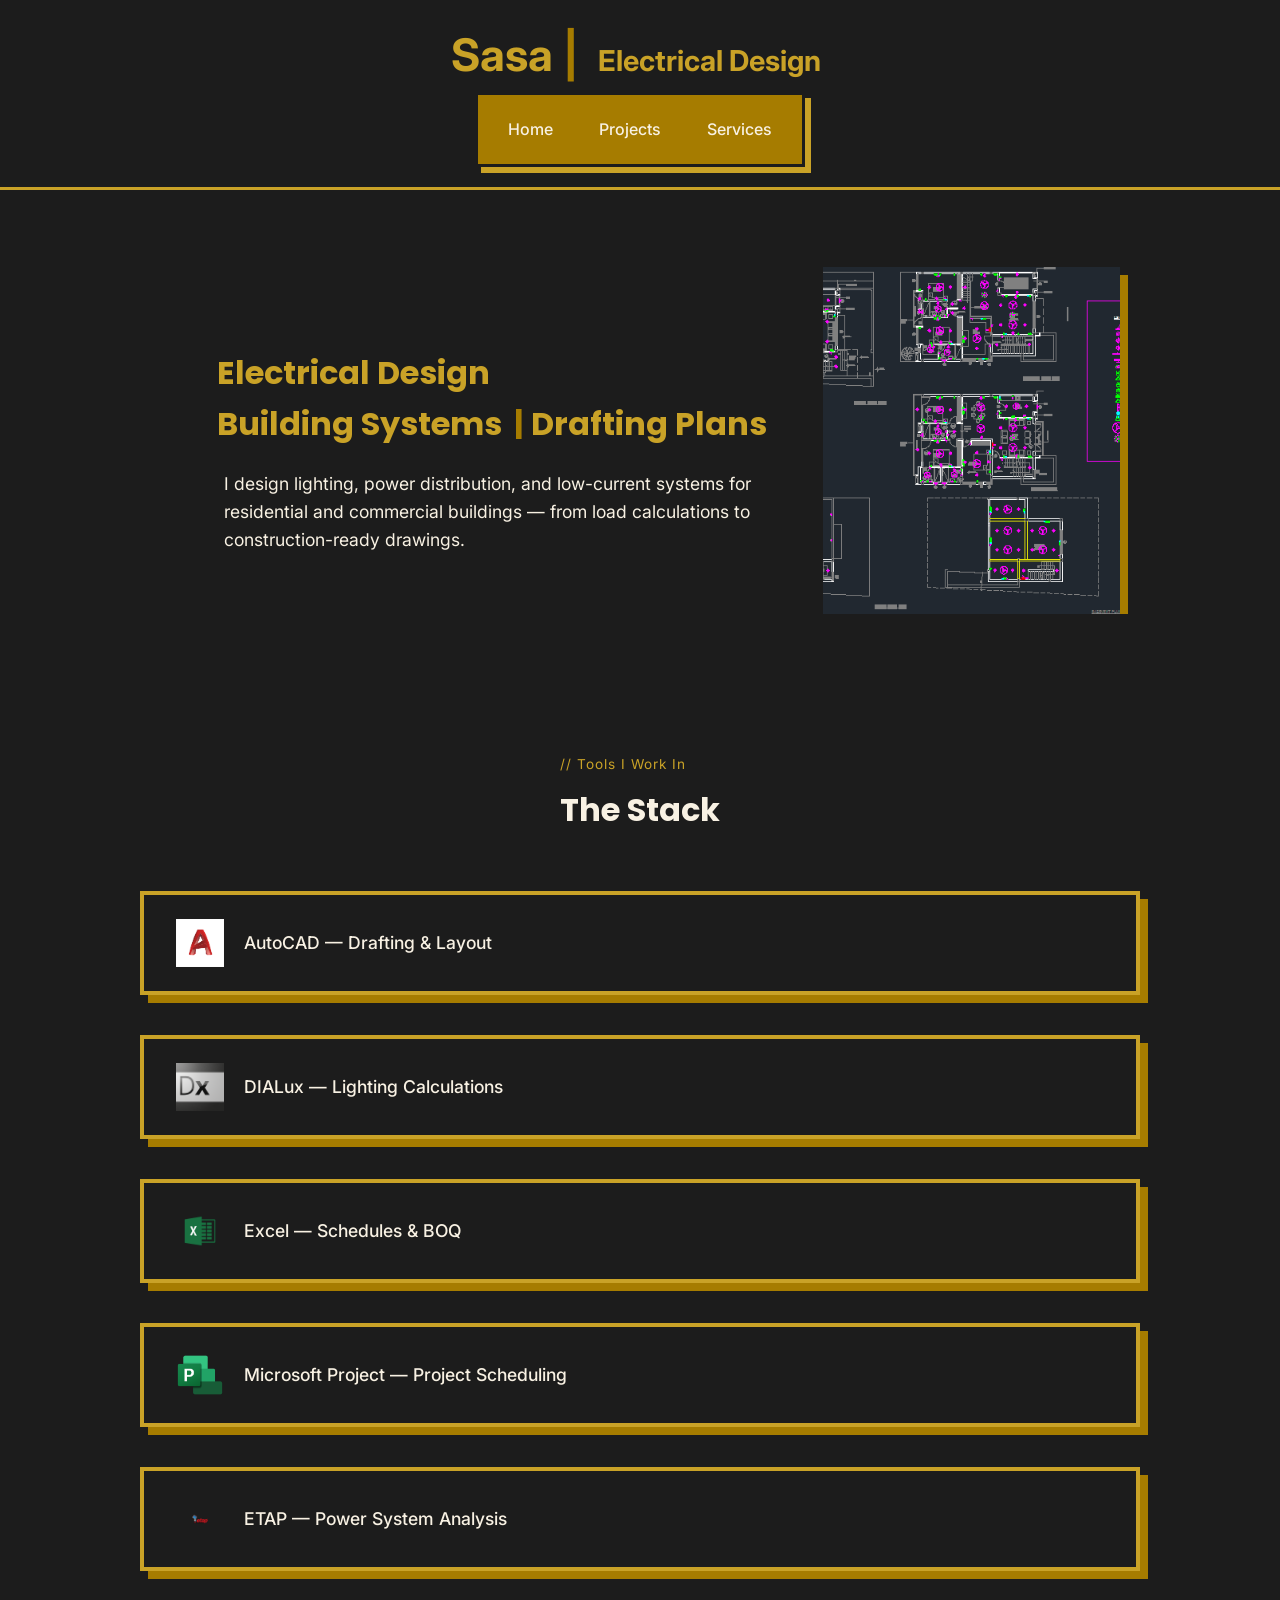
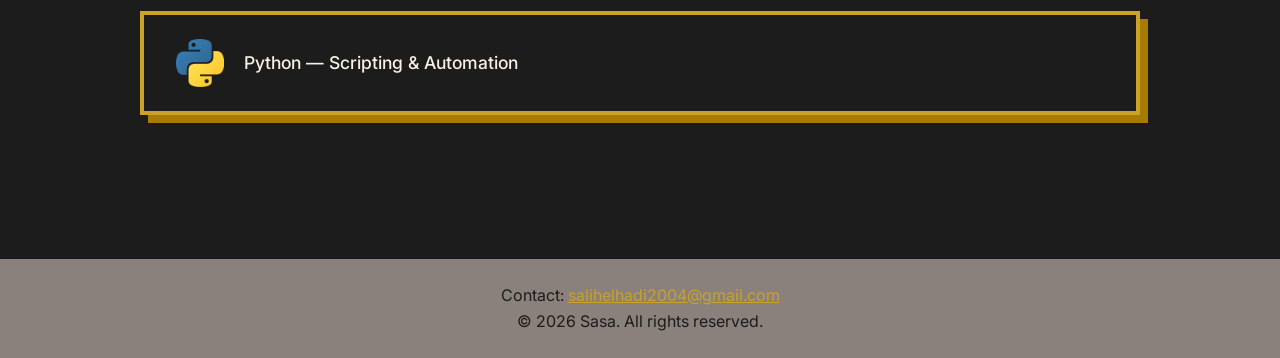
<file: index.html>
<!DOCTYPE html>
<html lang="en">
<head>
  <link rel="preconnect" href="https://fonts.googleapis.com">
<link href="https://fonts.googleapis.com/css2?family=Poppins:wght@600;700&family=Inter:wght@400;500&display=swap" rel="stylesheet">
  <meta charset="UTF-8">
  <meta name="viewport" content="width=device-width, initial-scale=1.0">
  <title>Sasa | Electrical Design</title>
  <meta name="description" content="Sasa — Electrical design and building systems drafting. Lighting, power distribution, and low-current systems from load calculations to construction-ready drawings.">
  <link rel="stylesheet" href="css/style.css">
  <link rel="icon" type="image/x-icon" href="images/favicon/logo_S.ico">
</head>
<body>
<header>
  <h1 class="site-title">
  <span class="name">Sasa</span>
  <span class="divider">|</span>
  <span class="tagline-wrap"><span class="tagline">Electrical Design</span></span>
</h1>
  <button class="nav-toggle" aria-label="Toggle menu" aria-expanded="false">
    <span></span><span></span><span></span>
  </button>
  <nav>
    <ul>
      <li><a href="index.html">Home</a></li>
      <li><a href="projects.html">Projects</a></li>
      <li><a href="services.html">Services</a></li>
    </ul>
  </nav>
</header>
<main>


<!-- ============================================
     24. HOME HERO ROW
     [Op 1] Wraps hook text + slideshow together
            as true siblings — this is what makes
            them sit side-by-side on desktop.
     [Op 2] Desktop: side-by-side (flex row).
     [Op 3] Mobile: stacks vertically (flex column).
     ============================================ -->
<section class="home-hero-row">

  <div class="home-hook">
    <h2 class="hook-title">
      <span class="hook-line">
        <span class="hook-pipe-l1">|</span><span class="hook-wrap-l1"><span class="hook-text">Electrical Design</span></span>
      </span>
      <br>
      <span class="hook-line">
        <span class="hook-pipe-spacer">|</span><span class="hook-wrap-moving"><span class="hook-text">Building Systems</span></span><span class="hook-pipe-l2">|</span><span class="hook-wrap-l2b"><span class="hook-text">Drafting Plans</span></span>
      </span>
    </h2>
    <p class="hook-desc">I design lighting, power distribution, and low-current systems for residential and commercial buildings — from load calculations to construction-ready drawings.</p>
  </div>

  <div class="home-slideshow">
    <img src="images/tools_pic/electrical_layout.gif" class="slide-img active" alt="Project preview 1">
    <img src="images/tools_pic/fire_alarm.PNG" class="slide-img" alt="Project preview 2">
    <img src="images/tools_pic/image3.jpg" class="slide-img" alt="Project preview 3">
    <img src="images/tools_pic/image4.jpg" class="slide-img" alt="Project preview 4">
  </div>

</section>
  <!-- Apps Stack stays as-is below this -->
<!-- ============================================
     15. APPS STACK
     [Op 1] 5 stacked cards, one per tool.
     [Op 2] Each card: short label on the left,
            app logo on the right.
     [Op 3] Axis-style blocky layout, rebuilt
            with our own palette/values.
     ============================================ -->
<section class="section" id="apps-stack">
  <div class="apps-header">
    <div class="apps-eyebrow">// Tools I Work In</div>
    <h2 class="apps-title">The Stack</h2>
  </div>

  <article class="app-card">
    <img src="images/icon/AutoCAD.png" alt="AutoCAD logo" class="app-card__logo">
    <div class="app-card__label">AutoCAD — Drafting & Layout</div>
  </article>

  <article class="app-card">
    <img src="images/icon/dialux_logo.png" alt="DIALux logo" class="app-card__logo">
    <div class="app-card__label">DIALux — Lighting Calculations</div>
  </article>

  <article class="app-card">
    <img src="images/icon/try8.png" alt="Excel logo" class="app-card__logo">
    <div class="app-card__label">Excel — Schedules & BOQ</div>
  </article>

  <article class="app-card">
    <img src="images/icon/Microsoft_Project_logo.png" alt="Microsoft Project logo" class="app-card__logo">
    <div class="app-card__label">Microsoft Project — Project Scheduling</div>
  </article>

  <article class="app-card">
    <img src="images/icon/etap.png" alt="ETAP logo" class="app-card__logo app-card__logo--large">
    <div class="app-card__label">ETAP — Power System Analysis</div>
  </article>

  <article class="app-card">
  <img src="images/icon/python_logo.png" alt="Python logo" class="app-card__logo">
  <div class="app-card__label">Python — Scripting & Automation</div>
  </article>
  </section>

<!-- ============================================
     MOBILE-ONLY CTA ROW — hidden on desktop via
     .home-mobile-cta's CSS (display:none above
     700px).
     ============================================ -->
<div class="home-mobile-cta">
  <a href="projects.html" class="dotted-btn">Explore Projects</a>
  <a href="services.html" class="dotted-btn">Services</a>
</div>

</main>
<footer>
  <p>Contact: <a href="mailto:salihelhadi2004@gmail.com">salihelhadi2004@gmail.com</a></p>
  <p>&copy; 2026 Sasa. All rights reserved.</p>
</footer>
<script src="javascript/script.js"></script>
</body>
</html>
</file>
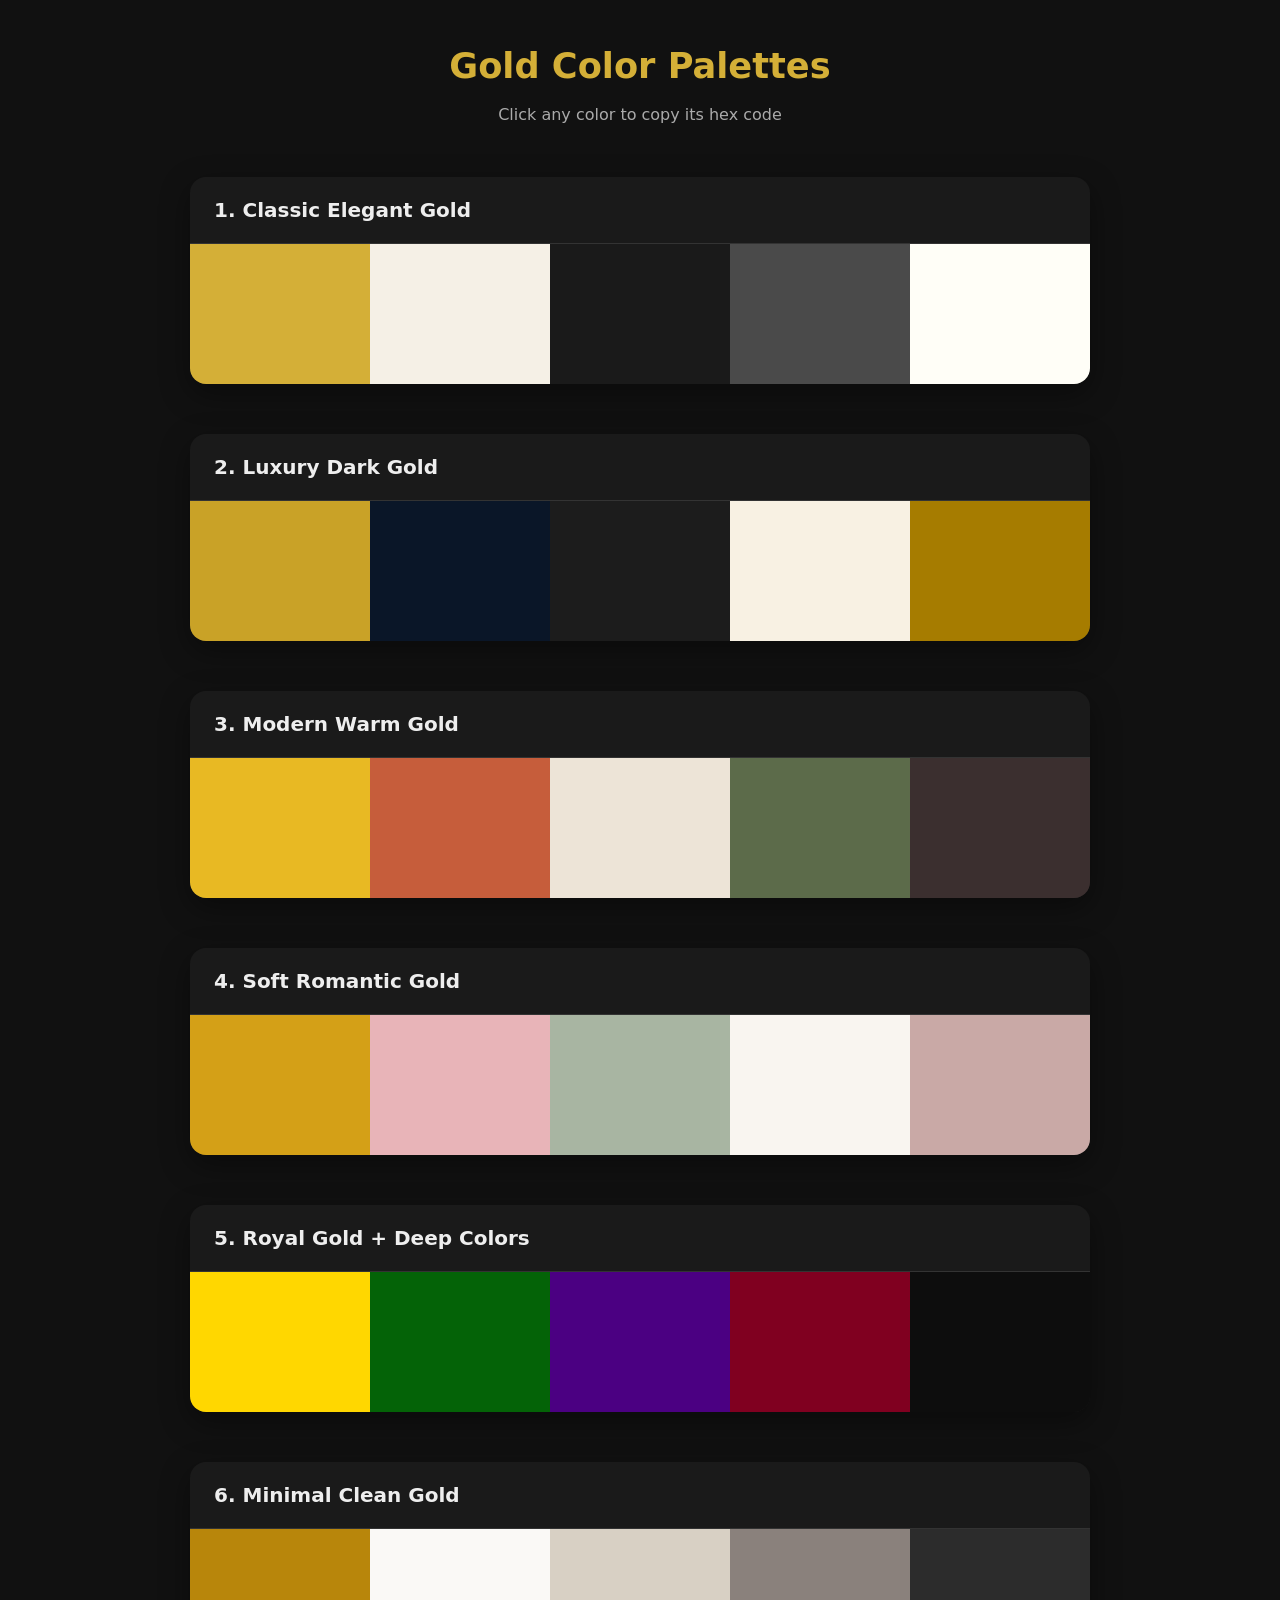
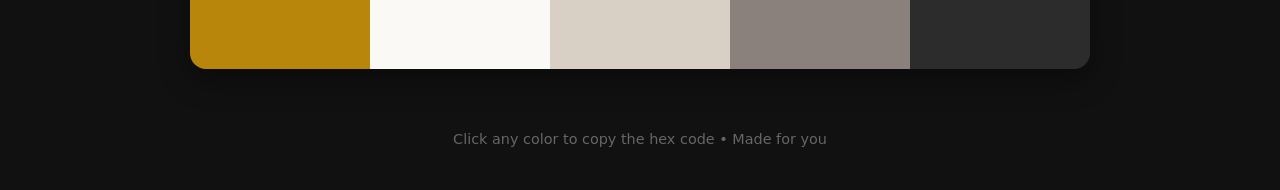
<file: palattes.html>
<!DOCTYPE html>
<html lang="en">
<head>
  <meta charset="UTF-8">
  <meta name="viewport" content="width=device-width, initial-scale=1.0">
  <title>Gold Color Palettes</title>
  <style>
    * {
      margin: 0;
      padding: 0;
      box-sizing: border-box;
    }

    body {
      font-family: system-ui, -apple-system, sans-serif;
      background: #111;
      color: #eee;
      padding: 40px 20px;
      line-height: 1.5;
    }

    h1 {
      text-align: center;
      margin-bottom: 10px;
      font-size: 2.2rem;
      color: #D4AF37;
    }

    .subtitle {
      text-align: center;
      color: #aaa;
      margin-bottom: 50px;
    }

    .palette {
      max-width: 900px;
      margin: 0 auto 50px;
      background: #1a1a1a;
      border-radius: 16px;
      overflow: hidden;
      box-shadow: 0 10px 30px rgba(0,0,0,0.4);
    }

    .palette-title {
      padding: 18px 24px;
      font-size: 1.25rem;
      font-weight: 600;
      border-bottom: 1px solid #333;
    }

    .colors {
      display: flex;
      height: 140px;
    }

    .color {
      flex: 1;
      display: flex;
      flex-direction: column;
      justify-content: flex-end;
      padding: 12px;
      cursor: pointer;
      transition: flex 0.3s ease;
      position: relative;
    }

    .color:hover {
      flex: 1.4;
    }

    .color span {
      background: rgba(0,0,0,0.55);
      padding: 4px 8px;
      border-radius: 6px;
      font-size: 0.85rem;
      font-family: monospace;
      opacity: 0;
      transition: opacity 0.2s;
    }

    .color:hover span {
      opacity: 1;
    }

    /* Make text readable on light colors */
    .color.light span {
      background: rgba(255,255,255,0.7);
      color: #111;
    }

    footer {
      text-align: center;
      margin-top: 60px;
      color: #666;
      font-size: 0.9rem;
    }
  </style>
</head>
<body>

  <h1>Gold Color Palettes</h1>
  <p class="subtitle">Click any color to copy its hex code</p>

  <!-- Palette 1 -->
  <div class="palette">
    <div class="palette-title">1. Classic Elegant Gold</div>
    <div class="colors">
      <div class="color" style="background:#D4AF37" onclick="copyColor(this)"><span>#D4AF37</span></div>
      <div class="color light" style="background:#F5F0E6" onclick="copyColor(this)"><span>#F5F0E6</span></div>
      <div class="color" style="background:#1A1A1A" onclick="copyColor(this)"><span>#1A1A1A</span></div>
      <div class="color" style="background:#4A4A4A" onclick="copyColor(this)"><span>#4A4A4A</span></div>
      <div class="color light" style="background:#FFFEF7" onclick="copyColor(this)"><span>#FFFEF7</span></div>
    </div>
  </div>

  <!-- Palette 2 -->
  <div class="palette">
    <div class="palette-title">2. Luxury Dark Gold</div>
    <div class="colors">
      <div class="color" style="background:#C9A227" onclick="copyColor(this)"><span>#C9A227</span></div>
      <div class="color" style="background:#0A1628" onclick="copyColor(this)"><span>#0A1628</span></div>
      <div class="color" style="background:#1C1C1C" onclick="copyColor(this)"><span>#1C1C1C</span></div>
      <div class="color light" style="background:#F8F1E3" onclick="copyColor(this)"><span>#F8F1E3</span></div>
      <div class="color" style="background:#A67C00" onclick="copyColor(this)"><span>#A67C00</span></div>
    </div>
  </div>

  <!-- Palette 3 -->
  <div class="palette">
    <div class="palette-title">3. Modern Warm Gold</div>
    <div class="colors">
      <div class="color" style="background:#E8B923" onclick="copyColor(this)"><span>#E8B923</span></div>
      <div class="color" style="background:#C65D3B" onclick="copyColor(this)"><span>#C65D3B</span></div>
      <div class="color light" style="background:#EDE4D7" onclick="copyColor(this)"><span>#EDE4D7</span></div>
      <div class="color" style="background:#5C6B4A" onclick="copyColor(this)"><span>#5C6B4A</span></div>
      <div class="color" style="background:#3B2F2F" onclick="copyColor(this)"><span>#3B2F2F</span></div>
    </div>
  </div>

  <!-- Palette 4 -->
  <div class="palette">
    <div class="palette-title">4. Soft Romantic Gold</div>
    <div class="colors">
      <div class="color" style="background:#D4A017" onclick="copyColor(this)"><span>#D4A017</span></div>
      <div class="color light" style="background:#E8B4B8" onclick="copyColor(this)"><span>#E8B4B8</span></div>
      <div class="color" style="background:#A8B5A2" onclick="copyColor(this)"><span>#A8B5A2</span></div>
      <div class="color light" style="background:#F9F5F0" onclick="copyColor(this)"><span>#F9F5F0</span></div>
      <div class="color" style="background:#C9A9A6" onclick="copyColor(this)"><span>#C9A9A6</span></div>
    </div>
  </div>

  <!-- Palette 5 -->
  <div class="palette">
    <div class="palette-title">5. Royal Gold + Deep Colors</div>
    <div class="colors">
      <div class="color" style="background:#FFD700" onclick="copyColor(this)"><span>#FFD700</span></div>
      <div class="color" style="background:#046307" onclick="copyColor(this)"><span>#046307</span></div>
      <div class="color" style="background:#4B0082" onclick="copyColor(this)"><span>#4B0082</span></div>
      <div class="color" style="background:#800020" onclick="copyColor(this)"><span>#800020</span></div>
      <div class="color" style="background:#0D0D0D" onclick="copyColor(this)"><span>#0D0D0D</span></div>
    </div>
  </div>

  <!-- Palette 6 -->
  <div class="palette">
    <div class="palette-title">6. Minimal Clean Gold</div>
    <div class="colors">
      <div class="color" style="background:#B8860B" onclick="copyColor(this)"><span>#B8860B</span></div>
      <div class="color light" style="background:#FAF9F6" onclick="copyColor(this)"><span>#FAF9F6</span></div>
      <div class="color light" style="background:#D8D0C4" onclick="copyColor(this)"><span>#D8D0C4</span></div>
      <div class="color" style="background:#8A817C" onclick="copyColor(this)"><span>#8A817C</span></div>
      <div class="color" style="background:#2C2C2C" onclick="copyColor(this)"><span>#2C2C2C</span></div>
    </div>
  </div>

  <footer>
    Click any color to copy the hex code • Made for you
  </footer>

  <script>
    function copyColor(el) {
      const hex = el.querySelector('span').textContent;
      navigator.clipboard.writeText(hex).then(() => {
        const original = el.querySelector('span').textContent;
        el.querySelector('span').textContent = 'Copied!';
        setTimeout(() => {
          el.querySelector('span').textContent = original;
        }, 1000);
      });
    }
  </script>

</body>
</html>
</file>
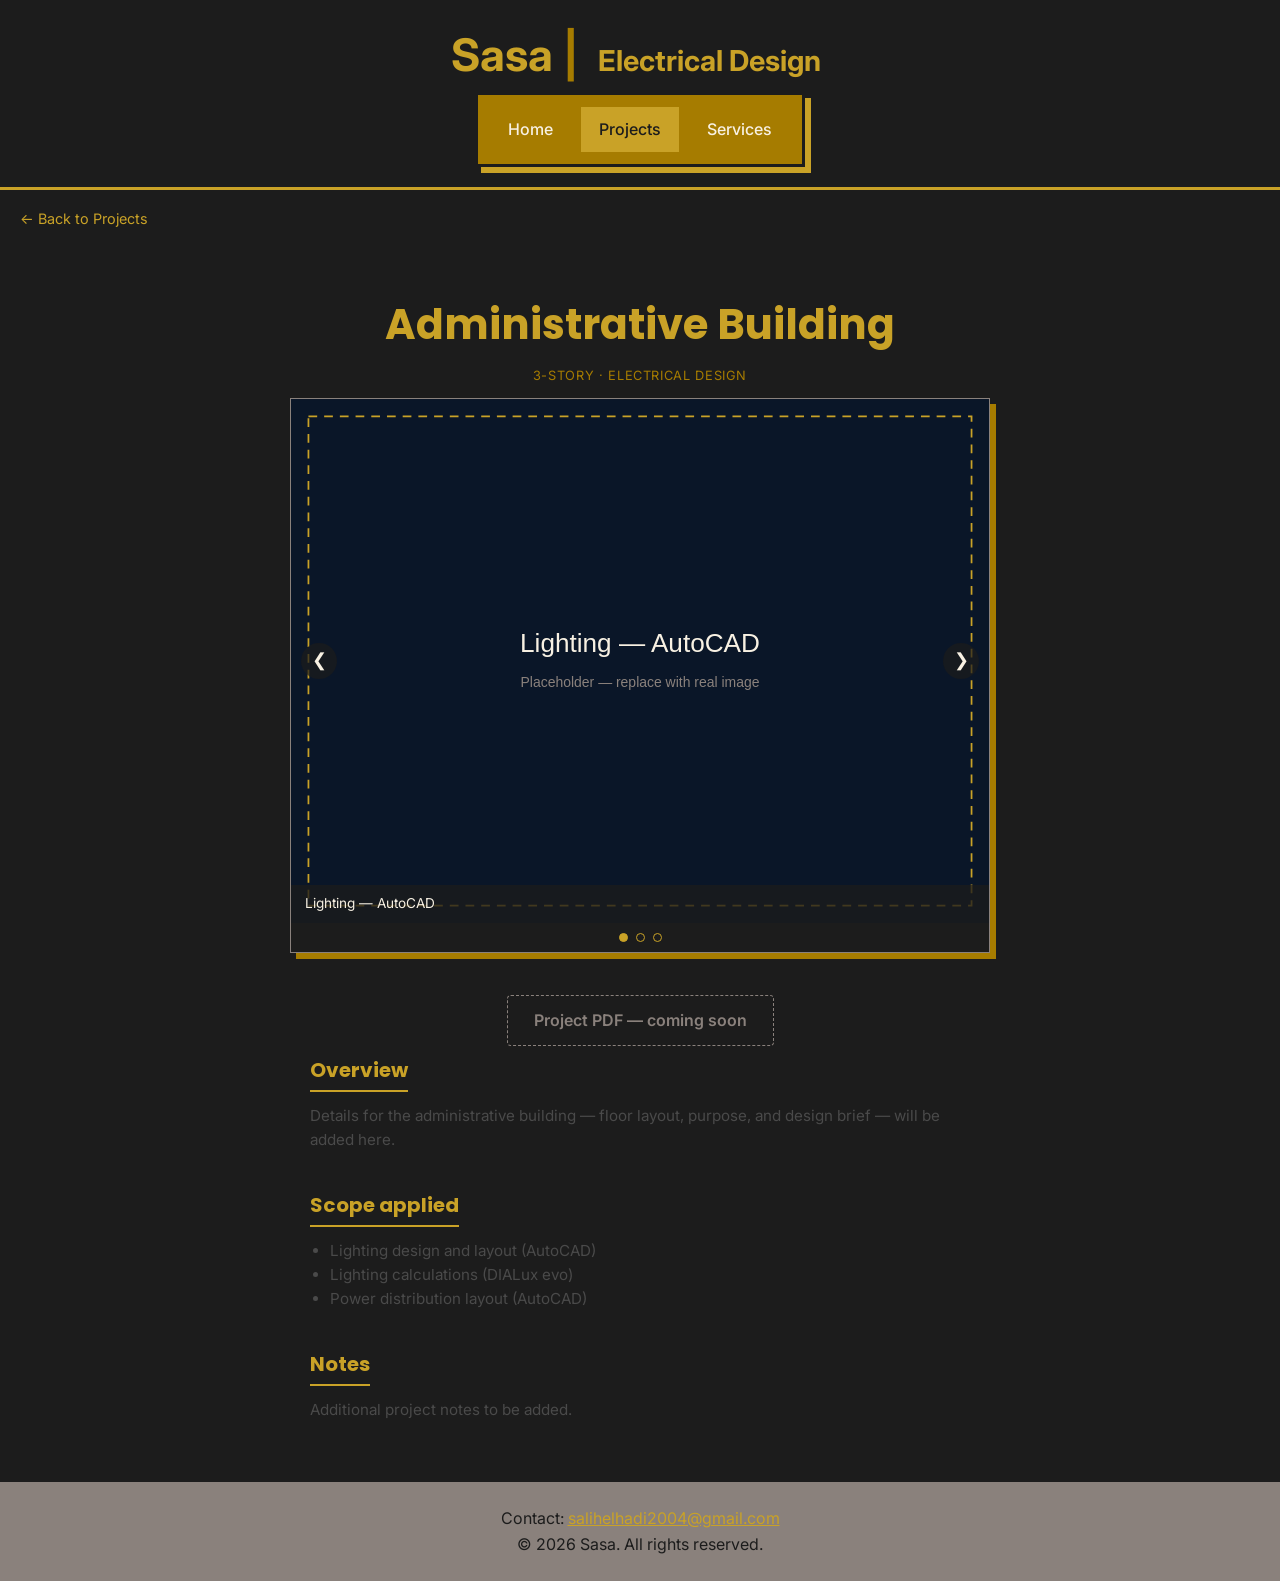
<file: project-admin-building.html>
<!DOCTYPE html>
<html lang="en">
<head>
  <meta charset="UTF-8">
  <meta name="viewport" content="width=device-width, initial-scale=1.0">
  <title>Administrative Building | Sasa Electrical Design</title>
  <meta name="description" content="Electrical design case study — 3-story administrative building: lighting and power distribution.">
  <link rel="preconnect" href="https://fonts.googleapis.com">
  <link href="https://fonts.googleapis.com/css2?family=Poppins:wght@600;700&family=Inter:wght@400;500&display=swap" rel="stylesheet">
  <link rel="stylesheet" href="css/style.css">
  <link rel="icon" type="image/x-icon" href="images/favicon/logo_S.ico">
</head>
<body>
<header>
  <h1 class="site-title">
    <span class="name">Sasa</span>
    <span class="divider">|</span>
    <span class="tagline-wrap"><span class="tagline">Electrical Design</span></span>
  </h1>
  <button class="nav-toggle" aria-label="Toggle menu" aria-expanded="false">
    <span></span><span></span><span></span>
  </button>
  <nav>
    <ul>
      <li><a href="index.html">Home</a></li>
      <li><a href="projects.html" class="active">Projects</a></li>
      <li><a href="services.html">Services</a></li>
    </ul>
  </nav>
</header>
<main>

<a href="projects.html" class="back-link">&larr; Back to Projects</a>

<section class="project-hero">
  <h1>Administrative Building</h1>
  <span class="project-status">3-Story · Electrical Design</span>
</section>

<!-- ============================================
     IMAGE SLIDER — 3 images, one at a time
     Placeholder files live in
     images/projects/admin-building/ — replace
     those .svg files with real renders/exports
     later, same filenames, and this slider
     updates automatically.
     ============================================ -->
<div class="project-slider">
  <div class="project-slider__frame">
    <img src="images/projects/admin-building/lighting_autocad.svg" alt="Lighting layout — AutoCAD" class="project-slider__img active">
    <img src="images/projects/admin-building/lighting_dialux.svg" alt="Lighting calculation — DIALux" class="project-slider__img">
    <img src="images/projects/admin-building/power_autocad.svg" alt="Power distribution — AutoCAD" class="project-slider__img">
    <div class="project-slider__caption">Lighting — AutoCAD</div>
    <button class="project-slider__arrow project-slider__arrow--prev" aria-label="Previous image">&#10094;</button>
    <button class="project-slider__arrow project-slider__arrow--next" aria-label="Next image">&#10095;</button>
  </div>
  <div class="project-slider__dots">
    <button class="project-slider__dot active" aria-label="Image 1"></button>
    <button class="project-slider__dot" aria-label="Image 2"></button>
    <button class="project-slider__dot" aria-label="Image 3"></button>
  </div>
</div>

<div class="pdf-btn-wrap">
  <!-- ============================================
       PDF DOWNLOAD BUTTON — placeholder state.
       To enable: drop the file at
       assets/pdf/admin-building.pdf, then change
       this tag to:
       <a href="assets/pdf/admin-building.pdf" download class="pdf-btn">Download Project PDF</a>
       ============================================ -->
  <span class="pdf-btn pdf-btn--pending">Project PDF — coming soon</span>
</div>

<section class="detail-block">
  <h2>Overview</h2>
  <p>Details for the administrative building — floor layout, purpose, and design brief — will be added here.</p>
</section>

<section class="detail-block">
  <h2>Scope applied</h2>
  <ul>
    <li>Lighting design and layout (AutoCAD)</li>
    <li>Lighting calculations (DIALux evo)</li>
    <li>Power distribution layout (AutoCAD)</li>
  </ul>
</section>

<section class="detail-block">
  <h2>Notes</h2>
  <p>Additional project notes to be added.</p>
</section>

</main>
<footer>
  <p>Contact: <a href="mailto:salihelhadi2004@gmail.com">salihelhadi2004@gmail.com</a></p>
  <p>&copy; 2026 Sasa. All rights reserved.</p>
</footer>
<script src="javascript/script.js"></script>
</body>
</html>
</file>
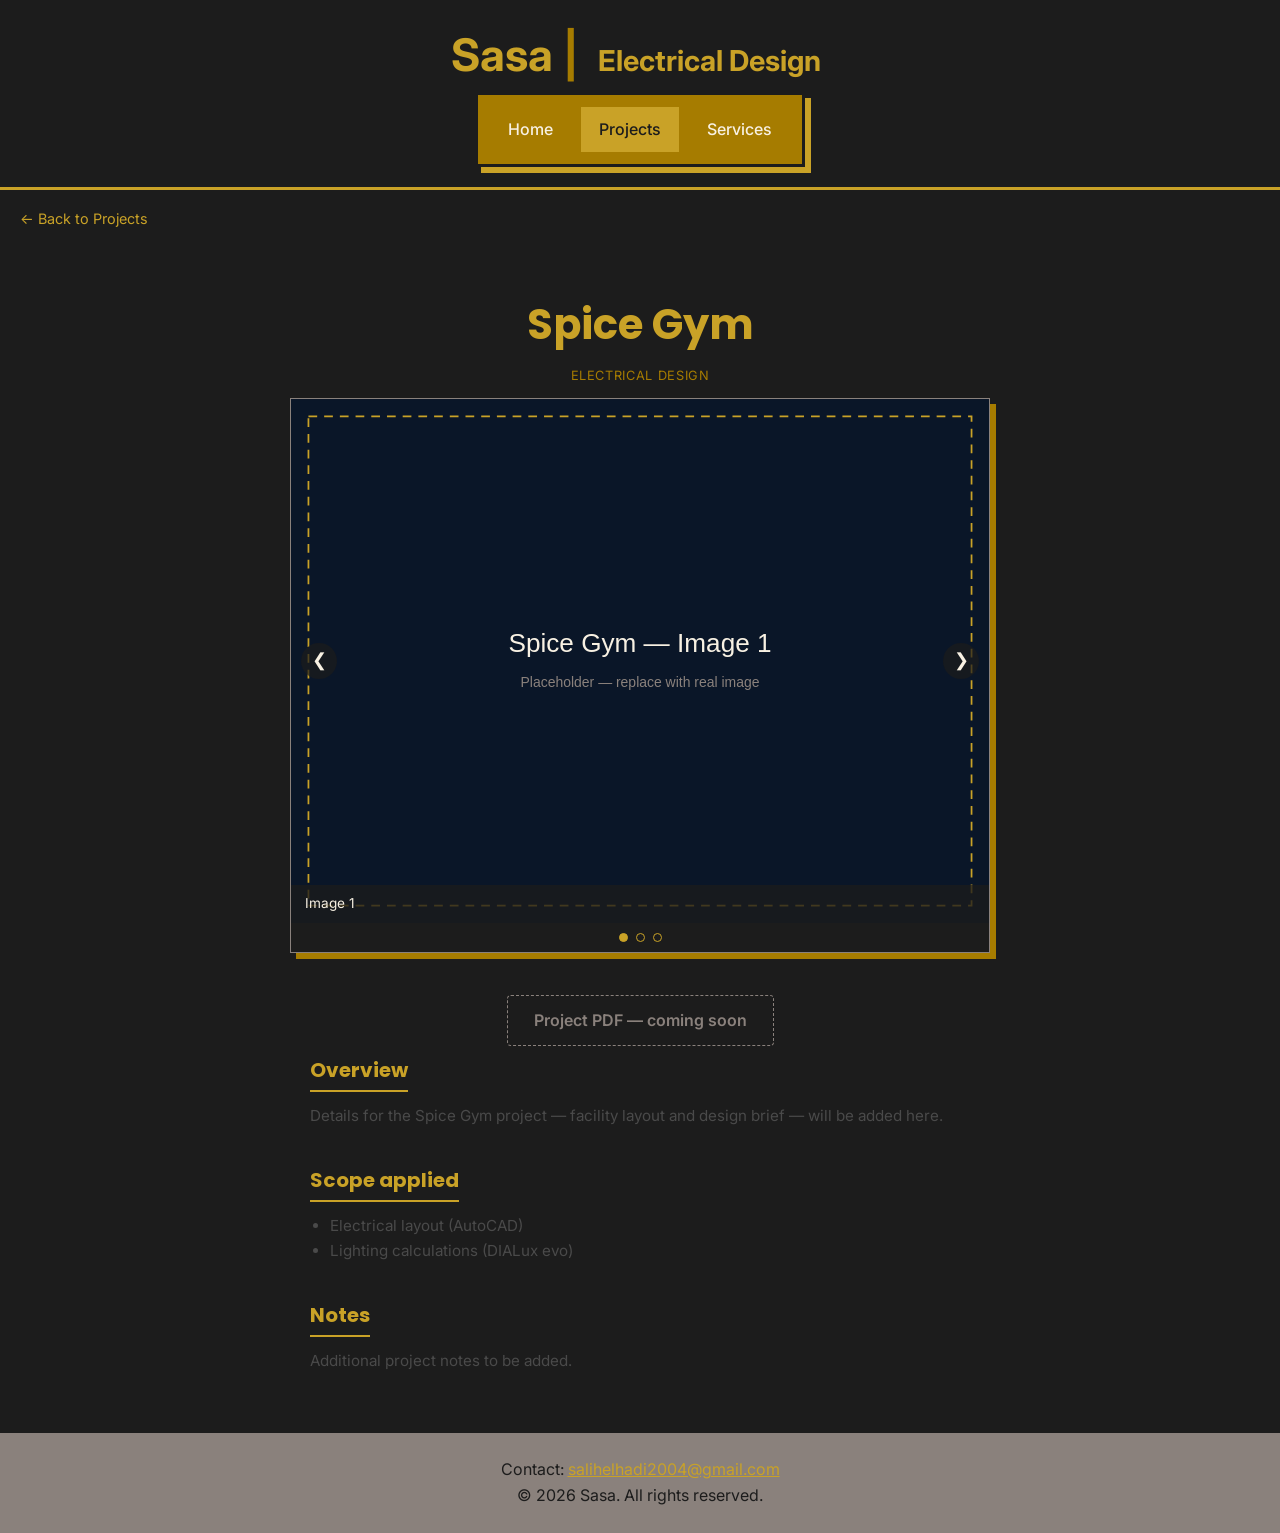
<file: project-spice-gym.html>
<!DOCTYPE html>
<html lang="en">
<head>
  <meta charset="UTF-8">
  <meta name="viewport" content="width=device-width, initial-scale=1.0">
  <title>Spice Gym | Sasa Electrical Design</title>
  <meta name="description" content="Electrical design case study — Spice Gym.">
  <link rel="preconnect" href="https://fonts.googleapis.com">
  <link href="https://fonts.googleapis.com/css2?family=Poppins:wght@600;700&family=Inter:wght@400;500&display=swap" rel="stylesheet">
  <link rel="stylesheet" href="css/style.css">
  <link rel="icon" type="image/x-icon" href="images/favicon/logo_S.ico">
</head>
<body>
<header>
  <h1 class="site-title">
    <span class="name">Sasa</span>
    <span class="divider">|</span>
    <span class="tagline-wrap"><span class="tagline">Electrical Design</span></span>
  </h1>
  <button class="nav-toggle" aria-label="Toggle menu" aria-expanded="false">
    <span></span><span></span><span></span>
  </button>
  <nav>
    <ul>
      <li><a href="index.html">Home</a></li>
      <li><a href="projects.html" class="active">Projects</a></li>
      <li><a href="services.html">Services</a></li>
    </ul>
  </nav>
</header>
<main>

<a href="projects.html" class="back-link">&larr; Back to Projects</a>

<section class="project-hero">
  <h1>Spice Gym</h1>
  <span class="project-status">Electrical Design</span>
</section>

<!-- ============================================
     IMAGE SLIDER — 3 images, one at a time
     Placeholder files live in
     images/projects/spice-gym/ — replace those
     .svg files with real renders/exports later,
     same filenames, and this slider updates
     automatically.
     ============================================ -->
<div class="project-slider">
  <div class="project-slider__frame">
    <img src="images/projects/spice-gym/image1.svg" alt="Spice Gym — image 1" class="project-slider__img active">
    <img src="images/projects/spice-gym/image2.svg" alt="Spice Gym — image 2" class="project-slider__img">
    <img src="images/projects/spice-gym/image3.svg" alt="Spice Gym — image 3" class="project-slider__img">
    <div class="project-slider__caption">Image 1</div>
    <button class="project-slider__arrow project-slider__arrow--prev" aria-label="Previous image">&#10094;</button>
    <button class="project-slider__arrow project-slider__arrow--next" aria-label="Next image">&#10095;</button>
  </div>
  <div class="project-slider__dots">
    <button class="project-slider__dot active" aria-label="Image 1"></button>
    <button class="project-slider__dot" aria-label="Image 2"></button>
    <button class="project-slider__dot" aria-label="Image 3"></button>
  </div>
</div>

<div class="pdf-btn-wrap">
  <!-- ============================================
       PDF DOWNLOAD BUTTON — placeholder state.
       To enable: drop the file at
       assets/pdf/spice-gym.pdf, then change this
       tag to:
       <a href="assets/pdf/spice-gym.pdf" download class="pdf-btn">Download Project PDF</a>
       ============================================ -->
  <span class="pdf-btn pdf-btn--pending">Project PDF — coming soon</span>
</div>

<section class="detail-block">
  <h2>Overview</h2>
  <p>Details for the Spice Gym project — facility layout and design brief — will be added here.</p>
</section>

<section class="detail-block">
  <h2>Scope applied</h2>
  <ul>
    <li>Electrical layout (AutoCAD)</li>
    <li>Lighting calculations (DIALux evo)</li>
  </ul>
</section>

<section class="detail-block">
  <h2>Notes</h2>
  <p>Additional project notes to be added.</p>
</section>

</main>
<footer>
  <p>Contact: <a href="mailto:salihelhadi2004@gmail.com">salihelhadi2004@gmail.com</a></p>
  <p>&copy; 2026 Sasa. All rights reserved.</p>
</footer>
<script src="javascript/script.js"></script>
</body>
</html>
</file>
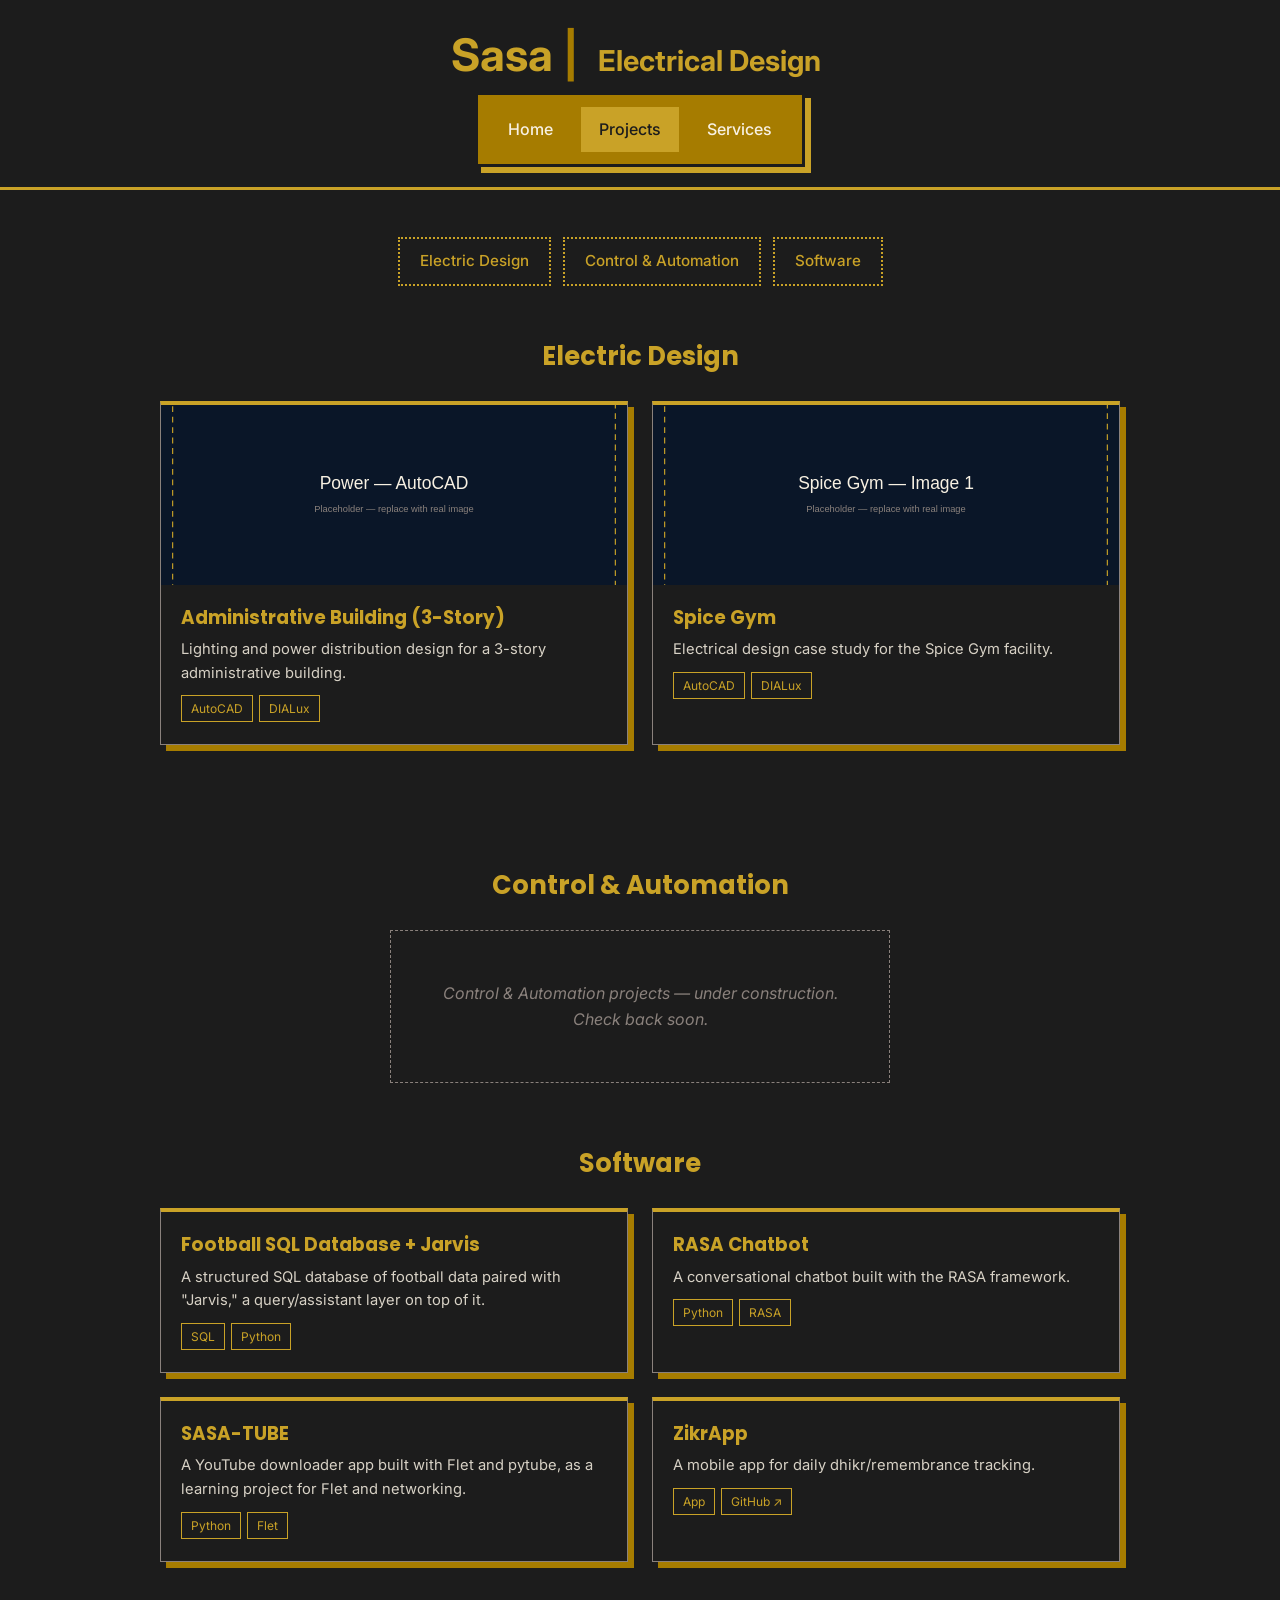
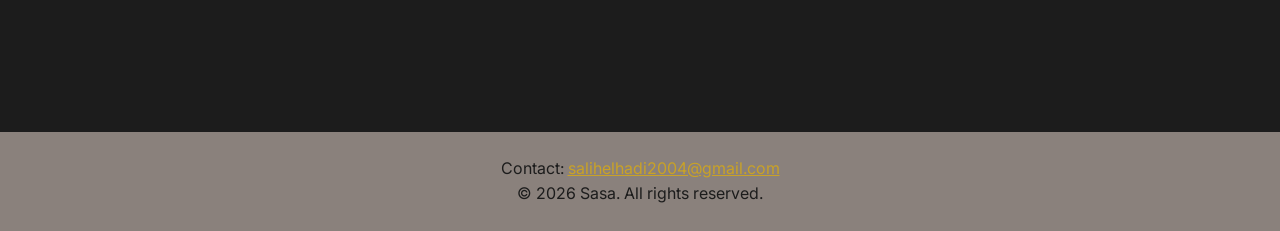
<file: projects.html>
<!DOCTYPE html>
<html lang="en">
<head>
  <meta charset="UTF-8">
  <meta name="viewport" content="width=device-width, initial-scale=1.0">
  <title>Projects | Sasa Electrical Design</title>
  <meta name="description" content="Electrical design, control & automation, and software projects by Sasa.">
  <link rel="preconnect" href="https://fonts.googleapis.com">
  <link href="https://fonts.googleapis.com/css2?family=Poppins:wght@600;700&family=Inter:wght@400;500&display=swap" rel="stylesheet">
  <link rel="stylesheet" href="css/style.css">
  <link rel="icon" type="image/x-icon" href="images/favicon/logo_S.ico">
</head>
<body>
<header>
  <h1 class="site-title">
    <span class="name">Sasa</span>
    <span class="divider">|</span>
    <span class="tagline-wrap"><span class="tagline">Electrical Design</span></span>
  </h1>
  <button class="nav-toggle" aria-label="Toggle menu" aria-expanded="false">
    <span></span><span></span><span></span>
  </button>
  <nav>
    <ul>
      <li><a href="index.html">Home</a></li>
      <li><a href="projects.html" class="active">Projects</a></li>
      <li><a href="services.html">Services</a></li>
    </ul>
  </nav>
</header>
<main>

<!-- ============================================
     JUMP LINKS — not tabs anymore. All three
     sections below are always visible; these
     just smooth-scroll down to each one.
     ============================================ -->
<div class="tabs">
  <a href="#electrical" class="tab-btn">Electric Design</a>
  <a href="#automation" class="tab-btn">Control & Automation</a>
  <a href="#software" class="tab-btn">Software</a>
</div>

<section id="electrical" class="project-section">
  <h2 class="project-section__title">Electric Design</h2>
  <div class="project-grid">

    <a href="project-admin-building.html" class="project-card">
      <img src="images/projects/admin-building/power_autocad.svg" alt="Administrative building electrical design" class="project-card__thumb">
      <div class="project-card__body">
        <h3>Administrative Building (3-Story)</h3>
        <p>Lighting and power distribution design for a 3-story administrative building.</p>
        <div class="project-card__tags">
          <span>AutoCAD</span><span>DIALux</span>
        </div>
      </div>
    </a>

    <a href="project-spice-gym.html" class="project-card">
      <img src="images/projects/spice-gym/image1.svg" alt="Spice Gym electrical design" class="project-card__thumb">
      <div class="project-card__body">
        <h3>Spice Gym</h3>
        <p>Electrical design case study for the Spice Gym facility.</p>
        <div class="project-card__tags">
          <span>AutoCAD</span><span>DIALux</span>
        </div>
      </div>
    </a>

  </div>
</section>

<section id="automation" class="project-section">
  <h2 class="project-section__title">Control & Automation</h2>
  <div class="under-construction">
    Control & Automation projects — under construction. Check back soon.
  </div>
</section>

<section id="software" class="project-section">
  <h2 class="project-section__title">Software</h2>
  <div class="project-grid">

    <div class="project-card">
      <div class="project-card__body">
        <h3>Football SQL Database + Jarvis</h3>
        <p>A structured SQL database of football data paired with "Jarvis," a query/assistant layer on top of it.</p>
        <div class="project-card__tags">
          <span>SQL</span><span>Python</span>
        </div>
      </div>
    </div>

    <div class="project-card">
      <div class="project-card__body">
        <h3>RASA Chatbot</h3>
        <p>A conversational chatbot built with the RASA framework.</p>
        <div class="project-card__tags">
          <span>Python</span><span>RASA</span>
        </div>
      </div>
    </div>

    <div class="project-card">
      <div class="project-card__body">
        <h3>SASA-TUBE</h3>
        <p>A YouTube downloader app built with Flet and pytube, as a learning project for Flet and networking.</p>
        <div class="project-card__tags">
          <span>Python</span><span>Flet</span>
        </div>
      </div>
    </div>

    <a href="https://github.com/salih220volts/zikr-app" class="project-card" target="_blank" rel="noopener">
      <div class="project-card__body">
        <h3>ZikrApp</h3>
        <p>A mobile app for daily dhikr/remembrance tracking.</p>
        <div class="project-card__tags">
          <span>App</span><span>GitHub ↗</span>
        </div>
      </div>
    </a>

  </div>
</section>

</main>
<footer>
  <p>Contact: <a href="mailto:salihelhadi2004@gmail.com">salihelhadi2004@gmail.com</a></p>
  <p>&copy; 2026 Sasa. All rights reserved.</p>
</footer>
<script src="javascript/script.js"></script>
</body>
</html>
</file>
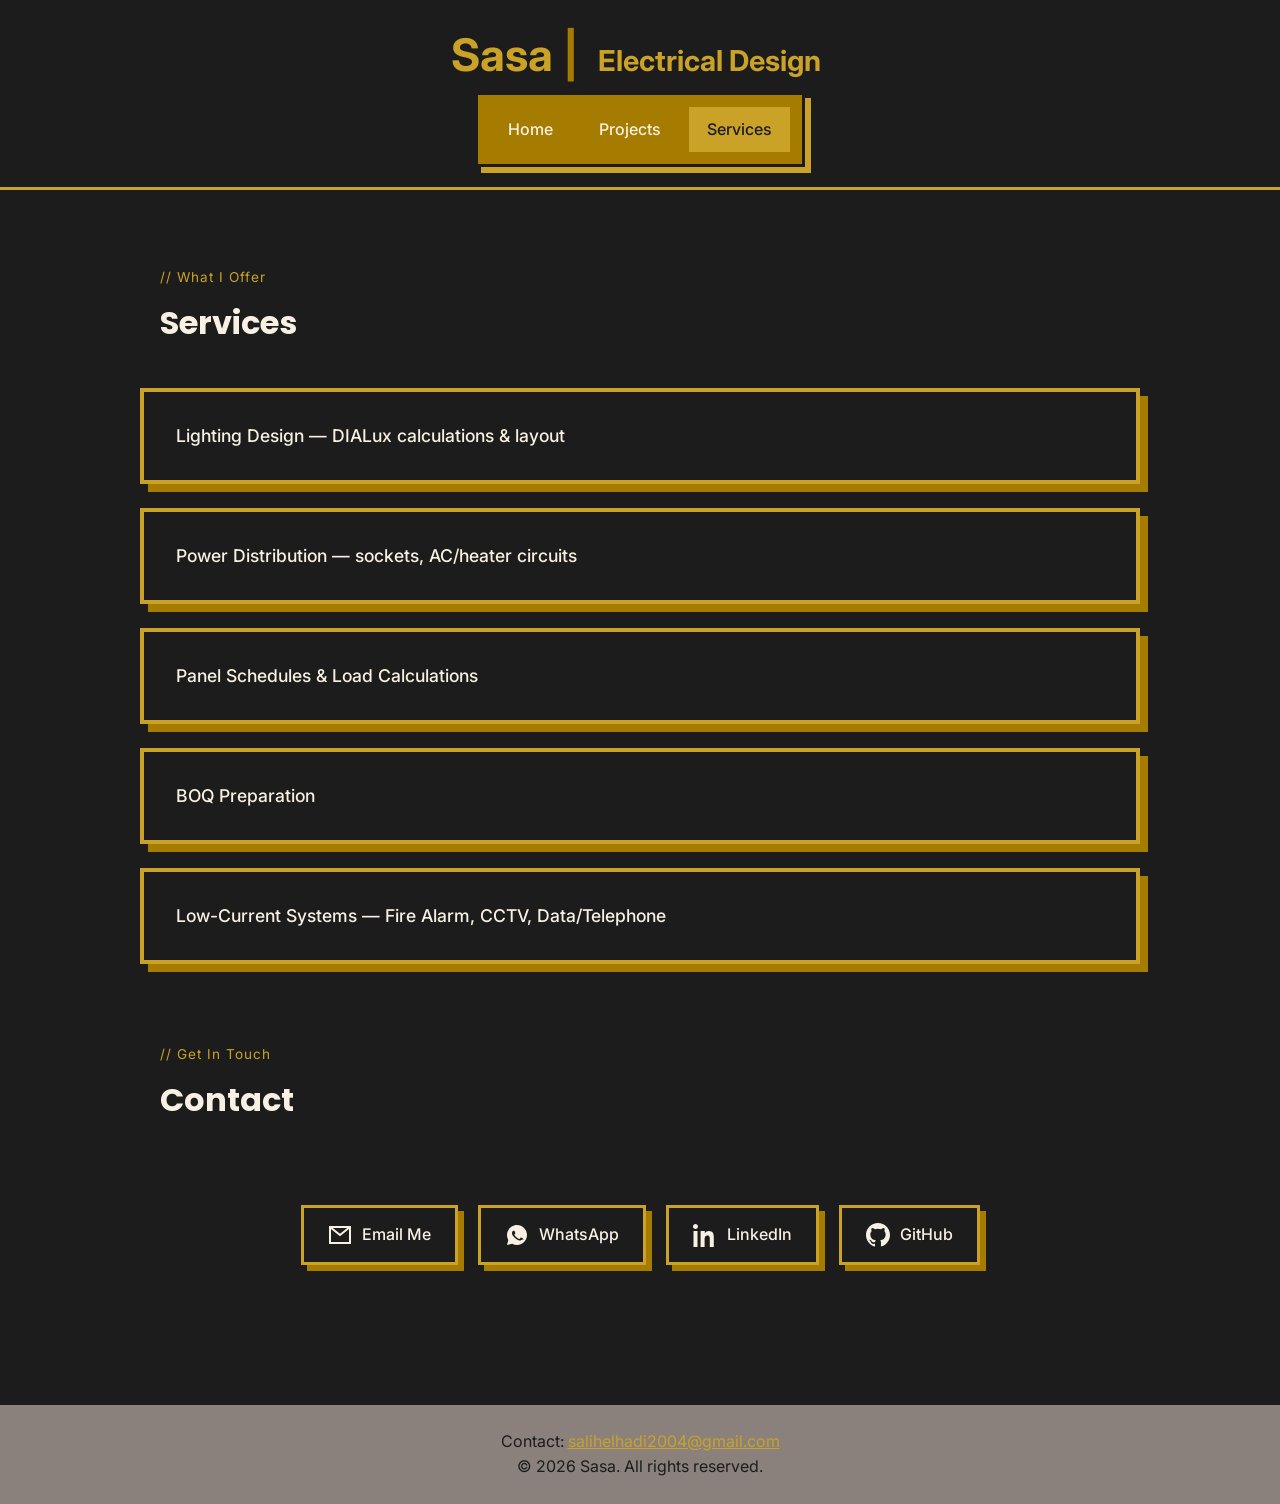
<file: services.html>
<!DOCTYPE html>
<html lang="en">
<head>
  <meta charset="UTF-8">
  <meta name="viewport" content="width=device-width, initial-scale=1.0">
  <title>Services | Sasa Electrical Design</title>
  <meta name="description" content="Electrical design services: lighting design, power distribution, panel schedules, BOQ preparation, and low-current systems including fire alarm and CCTV. Get in touch.">
  <link rel="preconnect" href="https://fonts.googleapis.com">
  <link href="https://fonts.googleapis.com/css2?family=Poppins:wght@600;700&family=Inter:wght@400;500&display=swap" rel="stylesheet">
  <link rel="stylesheet" href="css/style.css">
  <link rel="stylesheet" href="css/style_contact.css">
  <link rel="icon" type="image/x-icon" href="images/favicon/logo_S.ico">
</head>
<body>

<header>
  <h1 class="site-title">
    <span class="name">Sasa</span>
    <span class="divider">|</span>
    <span class="tagline-wrap"><span class="tagline">Electrical Design</span></span>
  </h1>
  <button class="nav-toggle" aria-label="Toggle menu" aria-expanded="false">
    <span></span><span></span><span></span>
  </button>
  <nav>
    <ul>
      <li><a href="index.html">Home</a></li>
      <li><a href="projects.html">Projects</a></li>
      <li><a href="services.html" class="active">Services</a></li>
    </ul>
  </nav>
</header>

<main>
  <section class="apps-header">
    <div class="apps-eyebrow">// What I Offer</div>
    <h2 class="apps-title">Services</h2>
  </section>

  <article class="app-card">
    <div class="app-card__label">Lighting Design — DIALux calculations & layout</div>
  </article>

  <article class="app-card">
    <div class="app-card__label">Power Distribution — sockets, AC/heater circuits</div>
  </article>

  <article class="app-card">
    <div class="app-card__label">Panel Schedules & Load Calculations</div>
  </article>

  <article class="app-card">
    <div class="app-card__label">BOQ Preparation</div>
  </article>

  <article class="app-card">
    <div class="app-card__label">Low-Current Systems — Fire Alarm, CCTV, Data/Telephone</div>
  </article>

  <!-- ============================================
       CONTACT — merged in from the former
       contact.html page.
       ============================================ -->
  <section id="contact" class="apps-header">
    <div class="apps-eyebrow">// Get In Touch</div>
    <h2 class="apps-title">Contact</h2>
  </section>

  <section id="contact-hero">
    <div class="contact-buttons">

      <a href="mailto:salihelhadi2004@gmail.com" class="contact-btn">
        <svg viewBox="0 0 24 24" width="24" height="24">
          <path d="M2 4h20v16H2z" fill="none" stroke="currentColor" stroke-width="2"/>
          <path d="M2 4l10 8 10-8" fill="none" stroke="currentColor" stroke-width="2"/>
        </svg>
        Email Me
      </a>

      <a href="https://wa.me/yourphonenumber" class="contact-btn" target="_blank" rel="noopener">
        <svg viewBox="0 0 24 24" width="24" height="24">
          <path d="M12 2C6.5 2 2 6.5 2 12c0 1.8.5 3.5 1.3 5L2 22l5.2-1.3c1.5.8 3.1 1.3 4.8 1.3 5.5 0 10-4.5 10-10S17.5 2 12 2zm5.3 14.2c-.2.6-1.3 1.2-1.8 1.2-.5.1-1 .1-1.6-.1-.4-.1-.9-.3-1.5-.6-2.6-1.1-4.3-3.7-4.4-3.9-.1-.2-1-1.4-1-2.6 0-1.2.6-1.8.9-2.1.2-.2.5-.3.7-.3h.5c.2 0 .4 0 .5.4.2.5.7 1.7.7 1.8.1.1.1.3 0 .4-.1.2-.1.3-.3.4-.1.2-.3.4-.4.5-.2.2-.3.3-.1.6.2.3.9 1.4 1.9 2.3 1.3 1.2 2.4 1.5 2.7 1.7.3.2.5.1.6-.1.2-.2.7-.8.9-1.1.2-.3.4-.2.6-.1.2.1 1.5.7 1.7.8.2.1.4.2.4.3.1.2.1.7-.1 1.3z" fill="currentColor"/>
        </svg>
        WhatsApp
      </a>

      <a href="https://linkedin.com/in/yourprofile" class="contact-btn" target="_blank" rel="noopener">
        <svg viewBox="0 0 24 24" width="24" height="24">
          <path d="M4.98 3.5C4.98 5 3.87 6 2.5 6S0 5 0 3.5 1.13 1 2.5 1s2.48 1 2.48 2.5zM.5 8h4V24h-4V8zm7.5 0h3.8v2.2h.1c.5-1 1.9-2.2 3.9-2.2 4.2 0 5 2.8 5 6.3V24h-4v-7.5c0-1.8 0-4-2.4-4s-2.8 1.9-2.8 3.9V24h-4V8z" fill="currentColor"/>
        </svg>
        LinkedIn
      </a>

      <a href="https://github.com/salih220volts" class="contact-btn" target="_blank" rel="noopener">
        <svg viewBox="0 0 24 24" width="24" height="24">
          <path d="M12 0C5.37 0 0 5.37 0 12c0 5.3 3.44 9.8 8.21 11.39.6.11.82-.26.82-.58 0-.29-.01-1.05-.02-2.06-3.34.73-4.04-1.61-4.04-1.61-.55-1.39-1.34-1.76-1.34-1.76-1.09-.75.08-.73.08-.73 1.21.08 1.84 1.24 1.84 1.24 1.07 1.84 2.81 1.31 3.5 1 .11-.78.42-1.31.76-1.61-2.67-.3-5.47-1.33-5.47-5.93 0-1.31.47-2.38 1.24-3.22-.12-.3-.54-1.52.12-3.18 0 0 1.01-.32 3.3 1.23a11.5 11.5 0 0 1 6 0c2.29-1.55 3.3-1.23 3.3-1.23.66 1.66.24 2.88.12 3.18.77.84 1.23 1.91 1.23 3.22 0 4.61-2.8 5.63-5.48 5.92.43.37.81 1.1.81 2.22 0 1.6-.01 2.89-.01 3.29 0 .32.21.7.83.58C20.56 21.8 24 17.3 24 12c0-6.63-5.37-12-12-12z" fill="currentColor"/>
        </svg>
        GitHub
      </a>

    </div>
  </section>
</main>

<footer>
  <p>Contact: <a href="mailto:salihelhadi2004@gmail.com">salihelhadi2004@gmail.com</a></p>
  <p>&copy; 2026 Sasa. All rights reserved.</p>
</footer>

<script src="javascript/script.js"></script>
</body>
</html>
</file>
<file: css/style.css>
/* ============================================
   1. COLOR VARIABLES
   Define the palette once here — every other
   rule below references these by name.
   Change a color here, it updates everywhere.
   ============================================ */
html {
  scroll-behavior: smooth;
}

:root {
  --gold: #C9A227;
  --navy: #0A1628;
  --charcoal: #1C1C1C;
  --cream: #F8F1E3;
  --bronze: #A67C00;
  --nice_grey: #8A817C;
  --grey: #4A4A4A;
}

/* ============================================
   2. RESET
   Browsers apply inconsistent default spacing
   to elements. This zeroes it out so every
   page starts from the same clean baseline.
   ============================================ */
* {
  margin: 0;
  padding: 0;
  box-sizing: border-box; /* padding/border count INSIDE declared width, not added on top */
}

/* ============================================
   3. BASE BODY STYLES
   Applies site-wide unless overridden.
   ============================================ */
body {
  font-family: 'Inter', Arial, sans-serif;  /* body text uses Inter */
  line-height: 1.6;
  background-color: var(--cream);
  color: var(--charcoal);
}

/* ============================================
   4. HEADER
   Dark navy bar containing site name + nav.
   position: relative is REQUIRED here — it lets
   the gold line and shine (below) position
   themselves against the header's own box.
   ============================================ */
header {
  background-color: var(--charcoal);
  color: var(--cream);
  padding: 20px 40px;
  text-align: center;
  position: relative;
  /* NOTE: do NOT add overflow:hidden here — it would
     clip the shine streak before it can sweep across */
}


/* ============================================
/* ============================================
/* Container: centers the whole title as one unit.
   Because "Sasa |" is narrower than "Sasa | Electrical Design",
   the browser naturally RE-CENTERS the whole line as the tagline
   grows in — this is what shifts "Sasa" slightly left automatically. */
.site-title {
  display: inline-flex;
  align-items: baseline;
  font-size: 2.8rem;
}

.name {
  color: var(--gold);
}

.divider {
  color: var(--bronze);
  margin: 0 10px;
}

/* The clipping wrapper: starts at 0 width, hides the tagline inside it */
.tagline-wrap {
  display: inline-block;
  overflow: hidden;         /* clips the tagline text until width grows */
  width: 0;                 /* starts fully hidden */
  white-space: nowrap;      /* keeps "Electrical Design" on one line while clipped */
  animation: revealTagline 1s ease forwards;
  animation-delay: 0.6s;    /* waits 0.6s after page load before starting */
}

.tagline {
  color: var(--gold);
  font-size: 1.8rem;    /* smaller than the 2.8rem inherited from .site-title */
}

/* Grows the wrapper from 0 to its full content width,
   revealing the text left-to-right, as if sliding out from the "|" */
@keyframes revealTagline {
  0%   { width: 0; }
  100% { width: 240px; }   /* adjust this if "Electrical Design" gets clipped or leaves extra gap */
}
/* ============================================
/* ============================================


/* --- 4a. Gold line under the header ---
   ::after injects a fake element after the header's
   content, with no extra HTML needed. */
header::after {
  content: "";              /* required for ::after to render at all */
  position: absolute;       /* MUST be absolute, not relative — anchors to header's edge */
  bottom: -3px;
  left: 0;
  width: 100%;
  height: 3px;
  background-color: var(--gold);
}

/* --- 4b. Shine streak that sweeps across the gold line ---
   ::before injects a second fake element, stacked
   independently from ::after, same header. */
header::before {
  content: "";
  position: absolute;
  bottom: -3px;
  left: -100%;               /* starts fully off-screen to the left */
  width: 50%;
  height: 3px;
  background: linear-gradient(
    90deg,
    transparent,
    var(--cream),
    transparent
  );
  animation: shine 5s infinite; /* name MUST match the @keyframes name below exactly */
}

/* Defines the shine's motion, frame by frame, as % of the 5s duration */
@keyframes shine {
  0%   { left: -100%; }  /* start: off-screen left */
  50%  { left: 100%; }   /* by 2.5s: swept to off-screen right */
  100% { left: 100%; }   /* stays off-screen right until it loops */
}
/* ============================================
/* ============================================



/* ============================================
   5. NAVIGATION (pill-shaped bar, curved ends)
   ============================================ */
/* Pill-shaped nav bar — now navy background instead of cream */
/* ============================================
   5. NAVIGATION — Axis-style blocky tabs
   [Op 1] Nav container: thick border, hard
          offset shadow, matches app-card system.
   [Op 2] Each tab is its own small blocky box
          (individual border), not just plain text.
   [Op 3] Hover/active: instant color inversion,
          same pattern as .app-card:hover.
   [Op 4] Media query: tightens spacing on narrow
          screens so 5 tabs wrap cleanly.
   DEPENDENCY: uses same --gold/--bronze/--charcoal
   variables as app-card system (Section 17).
   ============================================ */
nav {
  background-color: var(--bronze);
  border: 3px solid var(--charcoal);
  box-shadow: 6px 6px 0 var(--gold);
  padding: 12px;
  display: flex;
  flex-wrap: wrap;
  justify-content: center;
  gap: 10px;
  width: fit-content;
  margin: 0 auto;
}

nav ul {
  list-style: none;
  display: flex;
  flex-wrap: wrap;
  justify-content: center;
  gap: 10px;
}

/* Each tab: its own small bordered box */
nav a {
  display: block;
  color: var(--cream);
  text-decoration: none;
  font-weight: 500;
  padding: 8px 16px;
  border: 2px solid var(--bronze);
  transition: background-color 0.1s ease, color 0.1s ease; /* instant = fast transition */
}

/* Hover: instant fill, matches app-card hover behavior */
nav a:hover {
  background-color: var(--gold);
  color: var(--charcoal);
}

/* Active/current page tab: permanently filled, no hover needed to see it */
nav a.active {
  background-color: var(--gold);
  color: var(--charcoal);
  border-color: var(--gold);
}

/* ============================================
   5a. MOBILE ADJUSTMENT
   [Op 1] Tightens nav padding/gaps below 500px
          so 5 tabs wrap into 2-3 rows cleanly
          instead of feeling cramped.
   ============================================ */
@media (max-width: 500px) {
  nav {
    padding: 8px;
    gap: 6px;
  }

  nav a {
    padding: 6px 12px;
    font-size: 0.9rem;
  }
}
/* ============================================
   6. HERO SECTION
   Mobile-first: stacked by default (see below).
   Desktop override lives in the media query
   at the bottom of this file.
   ============================================ */
#hero {
  max-width: 1000px;
  margin: 80px auto;
  padding: 0 20px;
  display: flex;
  flex-direction: column;   /* stacked = the default/mobile layout */
  align-items: center;
  gap: 32px;
}

.hero-text {
  text-align: center;       /* centered while stacked */
}



/* ============================================
   7. CTA BUTTON
   Reusable class — used in hero now, could be
   reused elsewhere later (e.g. Contact page).
   ============================================ */
.cta-button {
  display: inline-block;     /* lets an <a> (normally inline) accept padding like a block */
  background-color: var(--gold);
  color: var(--navy);
  padding: 12px 28px;
  border-radius: 8px;      /* same pill shape as nav, for visual consistency */
  text-decoration: none;
  font-weight: 500;
  transition: background-color 0.3s ease;
}

.cta-button:hover {
  background-color: var(--bronze);
}

/* ============================================
   8. FOOTER
   ============================================ */
footer {
  background-color: var(--nice_grey);
  color: var(--charcoal);
  text-align: center;
  padding: 24px;
  margin-top: 60px;
}

footer a {
  color: var(--gold);
}

/* ============================================
   9. DESKTOP LAYOUT OVERRIDE
   Only applies at 900px+ width.
   Switches hero from stacked to side-by-side.
   ============================================ */


/* ============================================
   10. BODY BACKGROUND
   Whole page background is now charcoal.
   Text color flips to cream (light) for
   contrast against the dark background.
   ============================================ */
body {
  font-family: 'Inter', Arial, sans-serif;
  line-height: 1.6;
  background-color: var(--charcoal);
  color: var(--cream);
}

/* ============================================
   11. HERO SECTION
   Just centers the card on the page.
   Slideshow/CTA button removed for now —
   will be re-added once card layout is confirmed.
   ============================================ */
#hero {
  max-width: 1000px;
  margin: 80px auto;
  padding: 0 20px;
  display: flex;
  justify-content: center;
}

/* ============================================
   12. CARD
   Grey background, full gold border all around
   (not just top). Heading gold, paragraph white.
   ============================================ */
.card {
  background-color: #2E2E2E;        /* grey — distinct from charcoal body and navy elsewhere */
  border: 2px solid var(--gold);    /* full border on all 4 sides, replaces the old border-top-only */
  border-radius: 12px;
  padding: 40px;
  max-width: 700px;
  text-align: center;
}

.card h2 {
  font-family: 'Poppins', Arial, sans-serif;
  font-size: 2rem;
  margin-bottom: 16px;
  color: var(--gold);
}

.card p {
  font-size: 1.1rem;
  color: #ffffff;                   /* changed from var(--cream) to pure white per your request */
}

/* ============================================
   13. QUOTE CARD
   Second card, scroll-triggered fade-in
   (different animation style from card 1,
   which faded on page load instead of scroll)
   ============================================ */
#quote-card {
  max-width: 1000px;
  margin: 40px auto;
  padding: 0 20px;
  display: flex;
  justify-content: center;
}

.card-quote {
  background-color: #2E2E2E;
  border: 2px solid var(--gold);
  border-radius: 12px;
  padding: 32px;
  max-width: 700px;
  text-align: center;
  opacity: 0;                     /* starts invisible, JS will reveal on scroll */
  transform: translateY(20px);    /* starts slightly lower, settles up into place */
  transition: opacity 0.8s ease, transform 0.8s ease;
}

.card-quote.visible {
  opacity: 1;
  transform: translateY(0);
}

.card-quote p {
  font-style: italic;
  font-size: 1.2rem;
  color: #ffffff;
}

/* ============================================
   14. TOOLS CARD
   Third card: icon + skill line per tool,
   laid out in a row (wraps on narrow screens).
   ============================================ */
#tools-card {
  max-width: 1000px;
  margin: 40px auto 80px;
  padding: 0 20px;
  display: flex;
  justify-content: center;
}

.card-tools {
  background-color: #2E2E2E;
  border: 2px solid var(--gold);
  border-radius: 12px;
  padding: 32px;
  max-width: 700px;
  display: flex;
  flex-wrap: wrap;
  justify-content: space-around;
  gap: 24px;
}

.tool {
  text-align: center;
}

.tool img {
  width: 48px;
  height: 48px;
  margin-bottom: 8px;
}

.tool p {
  color: #ffffff;
  font-size: 0.95rem;
}



/* ============================================
   16. APPS STACK — SECTION HEADER
   [Op 1] Small eyebrow label above the title,
          matches Axis's "// label" convention.
   [Op 2] Section title, large and bold.
   DEPENDENCY: none.
   ============================================ */
.apps-header {
  max-width: 1000px;
  margin: 80px auto 40px;
  padding: 0 20px;
}

.apps-eyebrow {
  font-family: 'Inter', monospace;
  font-size: 0.85rem;
  color: var(--gold);
  letter-spacing: 1px;
  margin-bottom: 8px;
}

.apps-title {
  font-family: 'Poppins', Arial, sans-serif;
  font-size: 2rem;
  color: var(--cream);
}

/* ============================================
   17. APP CARD (Axis-style: blocky, hard shadow)
   [Op 1] Thick 4px gold border — matches Axis's
          stated "4px borders" design language.
   [Op 2] Hard offset shadow (no blur) instead of
          a soft drop-shadow — this is the "8px
          hard shadow" look: a solid duplicate
          rectangle offset behind the card, not
          a blurred glow.
   [Op 3] Flex layout: label text on the left,
          logo pinned to the right.
   [Op 4] Hover state: instant color inversion
          (background/text swap immediately,
          no fade) — matches Axis's stated
          "instant color inversions on hover."
   DEPENDENCY: requires .apps-header above it
   and images/icons/*.png files to exist.
   ============================================ */
.app-card {
  display: flex;
  align-items: center;
  justify-content: flex-start;
  gap: 20px;
  width: 100%;
  max-width: 1000px;
  min-height: 96px;   /* keeps every card the same height regardless of label length */
  margin: 0 auto 24px;
  padding: 24px 32px;
  background-color: var(--charcoal);
  border: 4px solid var(--gold);       /* thick border, Axis-style */
  box-shadow: 8px 8px 0 var(--bronze); /* HARD shadow: no blur, solid offset block */
  transition: background-color 0.1s ease, color 0.1s ease; /* fast = "instant" inversion */
}

.app-card__label {
  font-family: 'Inter', Arial, sans-serif;
  font-size: 1.1rem;
  font-weight: 500;
  color: var(--cream);
}

.app-card__logo {
  width: 48px;
  height: 48px;
  object-fit: contain;   /* keeps logo proportions correct, never stretched */
}

/* Instant hover inversion: background flips to gold, text flips to charcoal */
.app-card:hover {
  background-color: var(--gold);
}

.app-card:hover .app-card__label {
  color: var(--charcoal);
}
/* Override for logos that render visually smaller than others.
   Uses transform:scale instead of width/height so the image's
   LAYOUT size stays the same — only its VISUAL size grows,
   meaning the card/border does not resize to accommodate it. */
.app-card__logo--large {
  transform: scale(1.3);   /* small boost only — 5.5 was ballooning past the card border */
}



/* ============================================
   21. HOME PAGE — PLAIN HOOK
   [Op 1] Matches About's plain-text treatment —
          no card/border, just typography + spacing.
   ============================================ */
.home-hook {
}

.home-hook h2 {
  font-family: 'Poppins', Arial, sans-serif;
  font-size: 2rem;
  color: var(--gold);
  margin-bottom: 16px;
}

.home-hook p {
  color: var(--cream);
  font-size: 1.1rem;
}

/* ============================================
   23. GLOBAL OVERFLOW FIX
   [Op 1] Prevents ANY element (shadows, animations,
          slightly-oversized boxes) from causing a
          horizontal scrollbar to appear/flicker.
   [Op 2] Safe to apply globally — this doesn't
          hide content, just clips accidental
          overflow past the viewport edge.
   ============================================ */
html, body {
  overflow-x: hidden;
}

/* ============================================
   21a. HOOK LAYOUT
   [Op 1] Left-aligned, size reverted to pre-
          eyebrow value (2rem, gold, Poppins).
   ============================================ */
.home-hook {
  max-width: 700px;
  margin: 80px auto 60px 20px;   /* left-anchored, not centered */
  padding: 0 20px;
  text-align: left;
}

.hook-title {
  font-family: 'Poppins', Arial, sans-serif;
  font-size: 2rem;
  color: var(--gold);
}

.hook-line {
  display: inline-flex;
  align-items: baseline;
}

/* ============================================
   21b. LINE 1 — fixed pipe, text grows right,
   pipe fades away once done.
   [Op 1] Pipe visible immediately, static.
   [Op 2] Text wrap grows 0 -> full width (delay
          0.3s, duration 1s) — same trick as the
          header's tagline reveal.
   [Op 3] Pipe fades out (delay 1.3s, dur 0.5s)
          once the text finishes revealing.
   ============================================ */
.hook-pipe-l1 {
  color: var(--bronze);
  margin-right: 8px;
  animation: fadeOutPipe 0.5s ease forwards;
  animation-delay: 1.3s;
}

.hook-wrap-l1 {
  display: inline-block;
  overflow: hidden;
  white-space: nowrap;
  width: 0;
  animation: growWidth 1s ease forwards;
  animation-delay: 0.3s;
  --target-width: 230px;   /* adjust if "Electrical Design" clips or leaves gap */
}

/* ============================================
   21c. LINE 2 PART A — MOVING pipe.
   [Op 1] Wrap grows 0 -> full width, starting
          AFTER line 1 completes (delay 2.0s).
   [Op 2] ::after places a "|" at the wrap's
          right edge — as width grows, this edge
          (and the pipe drawn on it) travels
          right, giving the illusion the pipe
          itself is moving and revealing text.
   ============================================ */
.hook-wrap-moving {
  position: relative;
  display: inline-block;
  overflow: hidden;
  white-space: nowrap;
  width: 0;
  animation: growWidth 1s ease forwards;
  animation-delay: 2.0s;
  --target-width: 250px;   /* adjust if "Building Systems" clips or leaves gap */
}

.hook-wrap-moving::after {
  content: "|";
  position: absolute;
  right: 0;
  top: 0;
  color: var(--bronze);
  opacity: 1;
  animation: fadeOutPipe 0.3s ease forwards;
  animation-delay: 3.0s;   /* fades out exactly as the fixed pipe fades in */
}

/* ============================================
   21d. LINE 2 PART B — pipe stops, becomes fixed.
   [Op 1] Static pipe fades IN right as the moving
          pipe fades OUT (same delay/duration) —
          a seamless handoff between the two.
   [Op 2] "Drafting Plans" then grows out to the
          right of this now-fixed pipe.
   ============================================ */
.hook-pipe-l2 {
  color: var(--bronze);
  margin: 0 8px;
  opacity: 0;
  animation: fadeInPipe 0.3s ease forwards;
  animation-delay: 3.0s;
}

.hook-wrap-l2b {
  display: inline-block;
  overflow: hidden;
  white-space: nowrap;
  width: 0;
  animation: growWidth 1s ease forwards;
  animation-delay: 3.3s;
  --target-width: 210px;   /* adjust if "Drafting Plans" clips or leaves gap */
}

/* ============================================
   21e. SHARED KEYFRAMES
   [Op 1] growWidth: generic 0 -> target-width
          reveal, reused by all 3 text wraps.
   [Op 2] fadeOutPipe / fadeInPipe: simple opacity
          transitions, reused by both pipes.
   ============================================ */
@keyframes growWidth {
  from { width: 0; }
  to   { width: var(--target-width); }
}

@keyframes fadeOutPipe {
  from { opacity: 1; }
  to   { opacity: 0; }
}

@keyframes fadeInPipe {
  from { opacity: 0; }
  to   { opacity: 1; }
}

/* Invisible spacer — same size as the real pipe, aligns Line 2's start with Line 1's */
.hook-pipe-spacer {
  visibility: hidden;
  margin-right: 8px;
}

.hook-desc {
  color: var(--cream);
  font-size: 1.1rem;
  margin-top: 20px;
  max-width: 600px;
}

.hook-desc {
  color: var(--cream);
  font-size: 1.1rem;
  margin-top: 20px;
  padding-left: 24px;    /* roughly matches where the pipe + margin push the title text to */
  max-width: 600px;
}



/* ============================================
   24. HOME HERO ROW LAYOUT
   [Op 1] Mobile default: stacked (column).
   [Op 2] Desktop (900px+): side-by-side, and
          align-items:stretch makes the slideshow
          automatically match the text block's
          height — no manual calculation needed.
   ============================================ */
.home-hero-row {
  display: flex;
  flex-direction: column;
  gap: 32px;
  max-width: 1000px;
  margin: 80px auto 60px;
  padding: 0 20px;
  overflow-x: hidden;   /* container never overflows, regardless of child animation widths */
}

/* The hook-title text reveal animates each span to a FIXED pixel
   width (--target-width, set per span below) — those fixed widths
   are wider than a phone screen and were pushing the hero sideways.
   Shrink them under 700px so the animation still runs but fits. */
@media (max-width: 700px) {
  .hook-title {
    font-size: 1.4rem;
  }

  .hook-wrap-l1 {
    --target-width: 150px;
  }

  .hook-wrap-moving {
    --target-width: 140px;
  }

  .hook-wrap-l2b {
    --target-width: 120px;
  }
}

@media (min-width: 900px) {
  .home-hero-row {
    flex-direction: row;
    align-items: stretch;   /* THIS makes the slideshow's height match .home-hook's height */
  }

  .home-hook {
    flex: 1;
  }
}

/* ============================================
   25. SLIDESHOW CONTAINER
   [Op 1] Fixed border regardless of each image's
          real dimensions — object-fit:cover on
          the images (below) handles cropping to
          fit, the container's border never changes.
   [Op 2] overflow:hidden clips images sliding
          past the edges during transitions.
   [Op 3] Mobile gets a fixed height (can't stretch-
          match text height when stacked); desktop
          height comes from the stretch behavior above.
   ============================================ */
.home-slideshow {
  position: relative;
  overflow: hidden;
  border: none;              /* removed */
  border-radius: 0;          /* removed — sharp corners */
  box-shadow: 8px 8px 0 var(--bronze);   /* same hard-shadow trick as your app-cards */
  height: 280px;
}

@media (min-width: 900px) {
  .home-slideshow {
    flex: 1;
    height: auto;
             /* let flex-stretch control height instead */
  }
}

/* ============================================
IMAGES PLACE :

/* ============================================
/* ============================================
   26. SLIDE IMAGES — slide transition
   [Op 1] Every image fills the container exactly
          (object-fit:cover = fixed border look,
          regardless of source image size).
   [Op 2] Default position: off-screen right,
          ready to be pulled in.
   [Op 3] .active = current visible image, at
          translateX(0).
   [Op 4] .exit = the outgoing image, pushed to
          the right as the next one enters.
   [Op 5] .incoming = starts off-screen LEFT
          (set instantly, no transition), then
          JS removes this class and adds .active
          on the next frame, triggering the
          transition INTO view.
   ============================================ */
.slide-img {
  position: absolute;
  top: 0;
  left: 0;
  width: 100%;
  height: 100%;
  object-fit: cover;
  transform: translateX(100%);
  transition: transform 0.8s ease;
}

.slide-img.active {
  transform: translateX(0);
}

.slide-img.exit {
  transform: translateX(100%);
}

.slide-img.incoming {
  transition: none;         /* no animation for this instant repositioning */
  transform: translateX(-100%);
}
/* ============================================
   27. MOBILE NAV — HAMBURGER TOGGLE
   [Op 1] Button hidden on desktop, shown on
          mobile via the media query below.
   [Op 2] nav.open slides the menu into view;
          driven by JS (javascript/script.js).
   ============================================ */
.nav-toggle {
  display: none;
  flex-direction: column;
  justify-content: center;
  gap: 5px;
  width: 40px;
  height: 40px;
  position: absolute;
  top: 20px;
  right: 20px;
  background: none;
  border: 1px solid var(--gold);
  border-radius: 4px;
  cursor: pointer;
}

.nav-toggle span {
  display: block;
  width: 22px;
  height: 2px;
  margin: 0 auto;
  background-color: var(--gold);
}

@media (max-width: 700px) {
  .nav-toggle {
    display: flex;
  }

  /* Hidden entirely by default — not just the <ul> — so no leftover
     border/shadow bar shows under the hamburger when closed. */
  nav {
    display: none;
  }

  /* Floating overlay card: positioned OUT of document flow, so opening
     it draws on top of the page instead of pushing content down. */
  nav.open {
    display: block;
    position: absolute;
    top: 100%;
    left: 50%;
    transform: translateX(-50%);
    margin-top: 8px;
    width: calc(100vw - 40px);
    max-width: 320px;
    z-index: 50;
  }

  nav.open ul {
    flex-direction: column;
    align-items: stretch;
    gap: 0;
  }

  nav ul li {
    text-align: center;
    border-top: 1px solid rgba(248, 241, 227, 0.15);
  }

  nav ul li a {
    display: block;
    padding: 14px 0;
  }
}

/* ============================================
   28b. MOBILE-ONLY HOME CTA ROW
   [Op 1] "Explore Projects" / "Services" links
          at the bottom of the home page.
   [Op 2] Mobile only — hidden by default, shown
          inside the max-width:700px query below.
   ============================================ */
.home-mobile-cta {
  display: none;
}

@media (max-width: 700px) {
  .home-mobile-cta {
    display: flex;
    flex-direction: column;
    align-items: center;
    gap: 14px;
    padding: 10px 20px 50px;
  }

  .home-mobile-cta .dotted-btn {
    width: 100%;
    max-width: 320px;
    text-align: center;
  }
}

.dotted-btn {
  display: inline-block;
  padding: 12px 24px;
  background-color: var(--charcoal);
  border: 2px dotted var(--gold);
  color: var(--gold);
  font-family: 'Inter', sans-serif;
  font-weight: 500;
  text-decoration: none;
  transition: background-color 0.2s ease, color 0.2s ease;
}

.dotted-btn:hover {
  background-color: var(--gold);
  color: var(--charcoal);
}

/* ============================================
   28. RESPONSIVE FIXES — EXISTING SECTIONS
   [Op 1] The apps-stack cards wrap to a 2-col
          grid on tablets and 1-col on phones,
          instead of overflowing the viewport.
   [Op 2] Header stops wrapping oddly on very
          narrow phones.
   ============================================ */
#apps-stack {
  display: grid;
  grid-template-columns: 1fr;
  gap: 16px;
  padding: 0 20px 60px;
}

@media (max-width: 700px) {
  .site-title {
    font-size: 1.5rem;
    flex-wrap: wrap;
    justify-content: center;
    max-width: 100%;
  }

  .tagline {
    font-size: 1rem;
  }

  /* The reveal animation targets a fixed pixel width (see keyframes
     revealTagline above) — that width must shrink to match the smaller
     mobile font, or the tagline overflows the screen on the right. */
  .tagline-wrap {
    animation-name: revealTaglineMobile;
  }
}

@keyframes revealTaglineMobile {
  0%   { width: 0; }
  100% { width: 130px; }
}

@media (max-width: 360px) {
  .site-title {
    font-size: 1.2rem;
  }

  @keyframes revealTaglineMobile {
    0%   { width: 0; }
    100% { width: 110px; }
  }
}

/* ============================================
   29. PROJECT TABS
   [Op 1] Three filter buttons: Electric Design /
          Control & Automation / Software.
   [Op 2] .tab-btn.active = gold fill, rest stay
          outlined gold, no navy.
   [Op 3] JS toggles which .tab-panel is visible.
   ============================================ */
.tabs {
  display: flex;
  flex-wrap: wrap;
  justify-content: center;
  gap: 12px;
  max-width: 900px;
  margin: 0 auto 40px;
  padding: 0 20px;
}

.tab-btn {
  font-family: 'Inter', sans-serif;
  font-size: 0.95rem;
  font-weight: 500;
  padding: 10px 20px;
  border: 2px dotted var(--gold);
  border-radius: 0;
  background-color: var(--charcoal);
  color: var(--gold);
  cursor: pointer;
  text-decoration: none;
  display: inline-block;
  transition: background-color 0.25s ease, color 0.25s ease;
}

.tab-btn:hover {
  background-color: var(--gold);
  color: var(--charcoal);
}

/* Replaces the removed "Projects" hero block — gives the jump-link
   row and the first section some breathing room from the header. */
.tabs {
  padding-top: 50px;
}

/* Each category is a normal, always-visible section now (no more
   show/hide panels) — .tab-btn links just scroll down to these.
   scroll-margin-top keeps the section title clear of the header
   when the browser jumps to it. */
.project-section {
  scroll-margin-top: 20px;
  padding: 10px 20px 50px;
}

.project-section__title {
  text-align: center;
  font-family: 'Poppins', sans-serif;
  color: var(--gold);
  font-size: 1.6rem;
  margin-bottom: 24px;
}

/* ============================================
   30. PROJECT CARD GRID
   [Op 1] Used on projects.html inside each
          tab-panel.
   [Op 2] Card mirrors the home .card look —
          hard gold shadow, charcoal accents — so it
          reads as the same design system.
   ============================================ */
.project-grid {
  display: grid;
  grid-template-columns: 1fr;
  gap: 24px;
  max-width: 1000px;
  margin: 0 auto;
  padding: 0 20px 60px;
}

@media (min-width: 700px) {
  .project-grid {
    grid-template-columns: 1fr 1fr;
  }
}

.project-card {
  display: flex;
  flex-direction: column;
  background-color: var(--charcoal);
  border: 1px solid var(--nice_grey);
  border-top: 4px solid var(--gold);
  box-shadow: 6px 6px 0 var(--bronze);
  overflow: hidden;
  text-decoration: none;
  color: var(--cream);
  transition: transform 0.2s ease;
}

.project-card:hover {
  transform: translate(-2px, -2px);
}

.project-card__thumb {
  width: 100%;
  height: 180px;
  object-fit: cover;
  background-color: var(--charcoal);
}

.project-card__body {
  padding: 18px 20px 22px;
}

.project-card__body h3 {
  font-family: 'Poppins', sans-serif;
  font-size: 1.15rem;
  margin-bottom: 6px;
  color: var(--gold);
}

.project-card__body p {
  font-size: 0.92rem;
  color: var(--cream);
  opacity: 0.85;
  margin-bottom: 10px;
}

.project-card__tags {
  display: flex;
  flex-wrap: wrap;
  gap: 6px;
}

.project-card__tags span {
  font-size: 0.75rem;
  padding: 3px 9px;
  border: 1px solid var(--gold);
  border-radius: 0;
  color: var(--gold);
}

.project-card--placeholder {
  align-items: center;
  justify-content: center;
  text-align: center;
  padding: 50px 20px;
  color: var(--nice_grey);
  font-style: italic;
  box-shadow: none;
  border-style: dashed;
}

/* ============================================
   31. PROJECT IMAGE SLIDER
   [Op 1] Reusable, multi-instance — unlike the
          homepage slideshow (single global one),
          each .project-slider on a page runs
          independently via data-index.
   [Op 2] Manual prev/next arrows + dots; no
          auto-advance timer needed here.
   [Op 3] Captions label each image (e.g.
          "Lighting — AutoCAD") under the frame.
   ============================================ */
.project-slider {
  position: relative;
  max-width: 700px;
  margin: 0 auto 12px;
  border: 1px solid var(--nice_grey);
  box-shadow: 6px 6px 0 var(--bronze);
  overflow: hidden;
  background-color: var(--charcoal);
}

.project-slider__frame {
  position: relative;
  width: 100%;
  aspect-ratio: 4 / 3;
}

.project-slider__img {
  position: absolute;
  inset: 0;
  width: 100%;
  height: 100%;
  object-fit: cover;
  opacity: 0;
  transition: opacity 0.5s ease;
}

.project-slider__img.active {
  opacity: 1;
}

.project-slider__caption {
  position: absolute;
  left: 0;
  bottom: 0;
  right: 0;
  padding: 8px 14px;
  background: rgba(28, 28, 28, 0.78);
  color: var(--cream);
  font-size: 0.85rem;
  text-align: left;
}

.project-slider__arrow {
  position: absolute;
  top: 50%;
  transform: translateY(-50%);
  width: 36px;
  height: 36px;
  border: none;
  border-radius: 50%;
  background: rgba(28, 28, 28, 0.7);
  color: var(--cream);
  font-size: 1.1rem;
  cursor: pointer;
}

.project-slider__arrow--prev { left: 10px; }
.project-slider__arrow--next { right: 10px; }

.project-slider__dots {
  display: flex;
  justify-content: center;
  gap: 8px;
  padding: 10px 0;
}

.project-slider__dot {
  width: 9px;
  height: 9px;
  border-radius: 50%;
  border: 1px solid var(--gold);
  background: transparent;
  cursor: pointer;
  padding: 0;
}

.project-slider__dot.active {
  background-color: var(--gold);
}

/* ============================================
   32. PDF DOWNLOAD BUTTON
   [Op 1] .pdf-btn = live state, once a real PDF
          is placed at the href.
   [Op 2] .pdf-btn--pending = placeholder state
          used until the file exists (no dead
          link shown to visitors).
   ============================================ */
.pdf-btn {
  display: inline-flex;
  align-items: center;
  gap: 8px;
  margin: 18px auto 0;
  padding: 12px 26px;
  background-color: var(--gold);
  color: var(--charcoal);
  font-family: 'Inter', sans-serif;
  font-weight: 600;
  text-decoration: none;
  border: none;
  border-radius: 4px;
}

.pdf-btn--pending {
  background-color: transparent;
  border: 1px dashed var(--nice_grey);
  color: var(--nice_grey);
  cursor: not-allowed;
  pointer-events: none;
}

.pdf-btn-wrap {
  text-align: center;
  margin: 24px 0 8px;
}

/* ============================================
   33. CASE-STUDY DETAIL PAGE
   [Op 1] Used by project-admin-building.html
          and project-spice-gym.html.
   [Op 2] detail-block = each labeled section
          (Overview / Scope applied / Notes).
   ============================================ */
.project-hero {
  max-width: 900px;
  margin: 60px auto 10px;
  padding: 0 20px;
  text-align: center;
}

.project-hero h1 {
  font-family: 'Poppins', sans-serif;
  color: var(--gold);
  font-size: clamp(1.8rem, 4vw, 2.6rem);
}

.back-link {
  display: inline-block;
  margin: 20px 0 0 20px;
  color: var(--gold);
  font-family: 'Inter', sans-serif;
  font-size: 0.9rem;
  text-decoration: none;
}

.back-link:hover {
  text-decoration: underline;
}

.project-hero .project-status {
  display: inline-block;
  margin-top: 8px;
  font-size: 0.8rem;
  letter-spacing: 0.05em;
  text-transform: uppercase;
  color: var(--bronze);
}

.detail-block {
  max-width: 700px;
  margin: 0 auto 36px;
  padding: 0 20px;
}

.detail-block h2 {
  font-family: 'Poppins', sans-serif;
  font-size: 1.25rem;
  color: var(--gold);
  border-bottom: 2px solid var(--gold);
  display: inline-block;
  padding-bottom: 4px;
  margin-bottom: 12px;
}

.detail-block p,
.detail-block li {
  color: var(--grey);
  font-size: 0.95rem;
}

.detail-block ul {
  padding-left: 20px;
}

/* ============================================
   34. UNDER CONSTRUCTION NOTICE (Control & Automation)
   ============================================ */
.under-construction {
  max-width: 500px;
  margin: 0 auto;
  padding: 50px 30px;
  text-align: center;
  color: var(--nice_grey);
  border: 1px dashed var(--nice_grey);
  font-style: italic;
}
</file>
<file: css/style_contact.css>
#contact-hero {
  padding: 40px 20px 80px;
}

/* ============================================
   19. CONTACT BUTTONS — Axis-style blocky
   [Op 1] Row of 3 buttons, icon + label each.
   [Op 2] currentColor makes the SVG icon match
          the button's text color automatically —
          including on hover, no separate icon
          file/color needed.
   [Op 3] Same thick-border/hard-shadow/instant-
          invert pattern as app-cards and nav.
   ============================================ */
.contact-buttons {
  display: flex;
  flex-wrap: wrap;
  justify-content: center;
  gap: 20px;
}

.contact-btn {
  display: flex;
  align-items: center;
  gap: 10px;
  color: var(--cream);
  background-color: var(--charcoal);
  border: 3px solid var(--gold);
  box-shadow: 6px 6px 0 var(--bronze);
  padding: 14px 24px;
  text-decoration: none;
  font-weight: 500;
  transition: background-color 0.1s ease, color 0.1s ease;
}

.contact-btn:hover {
  background-color: var(--gold);
  color: var(--charcoal);
}
</file>
